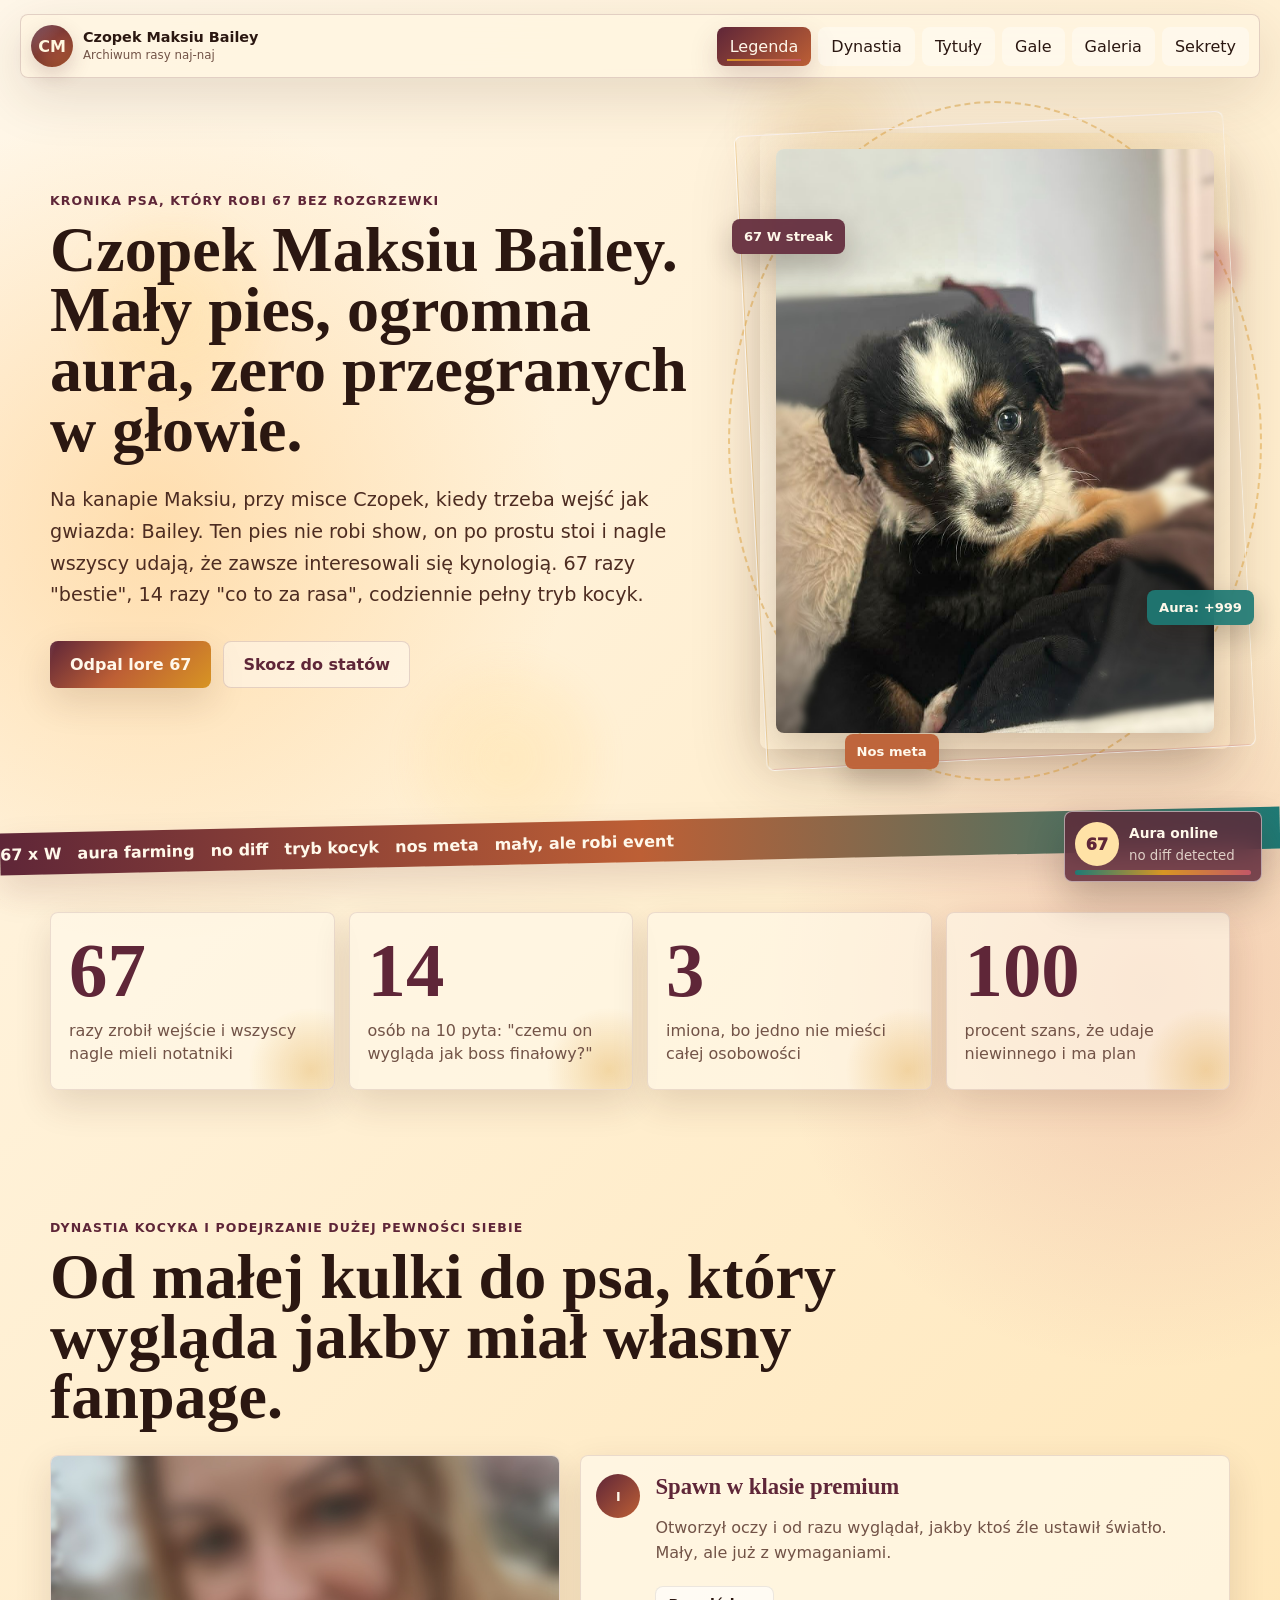
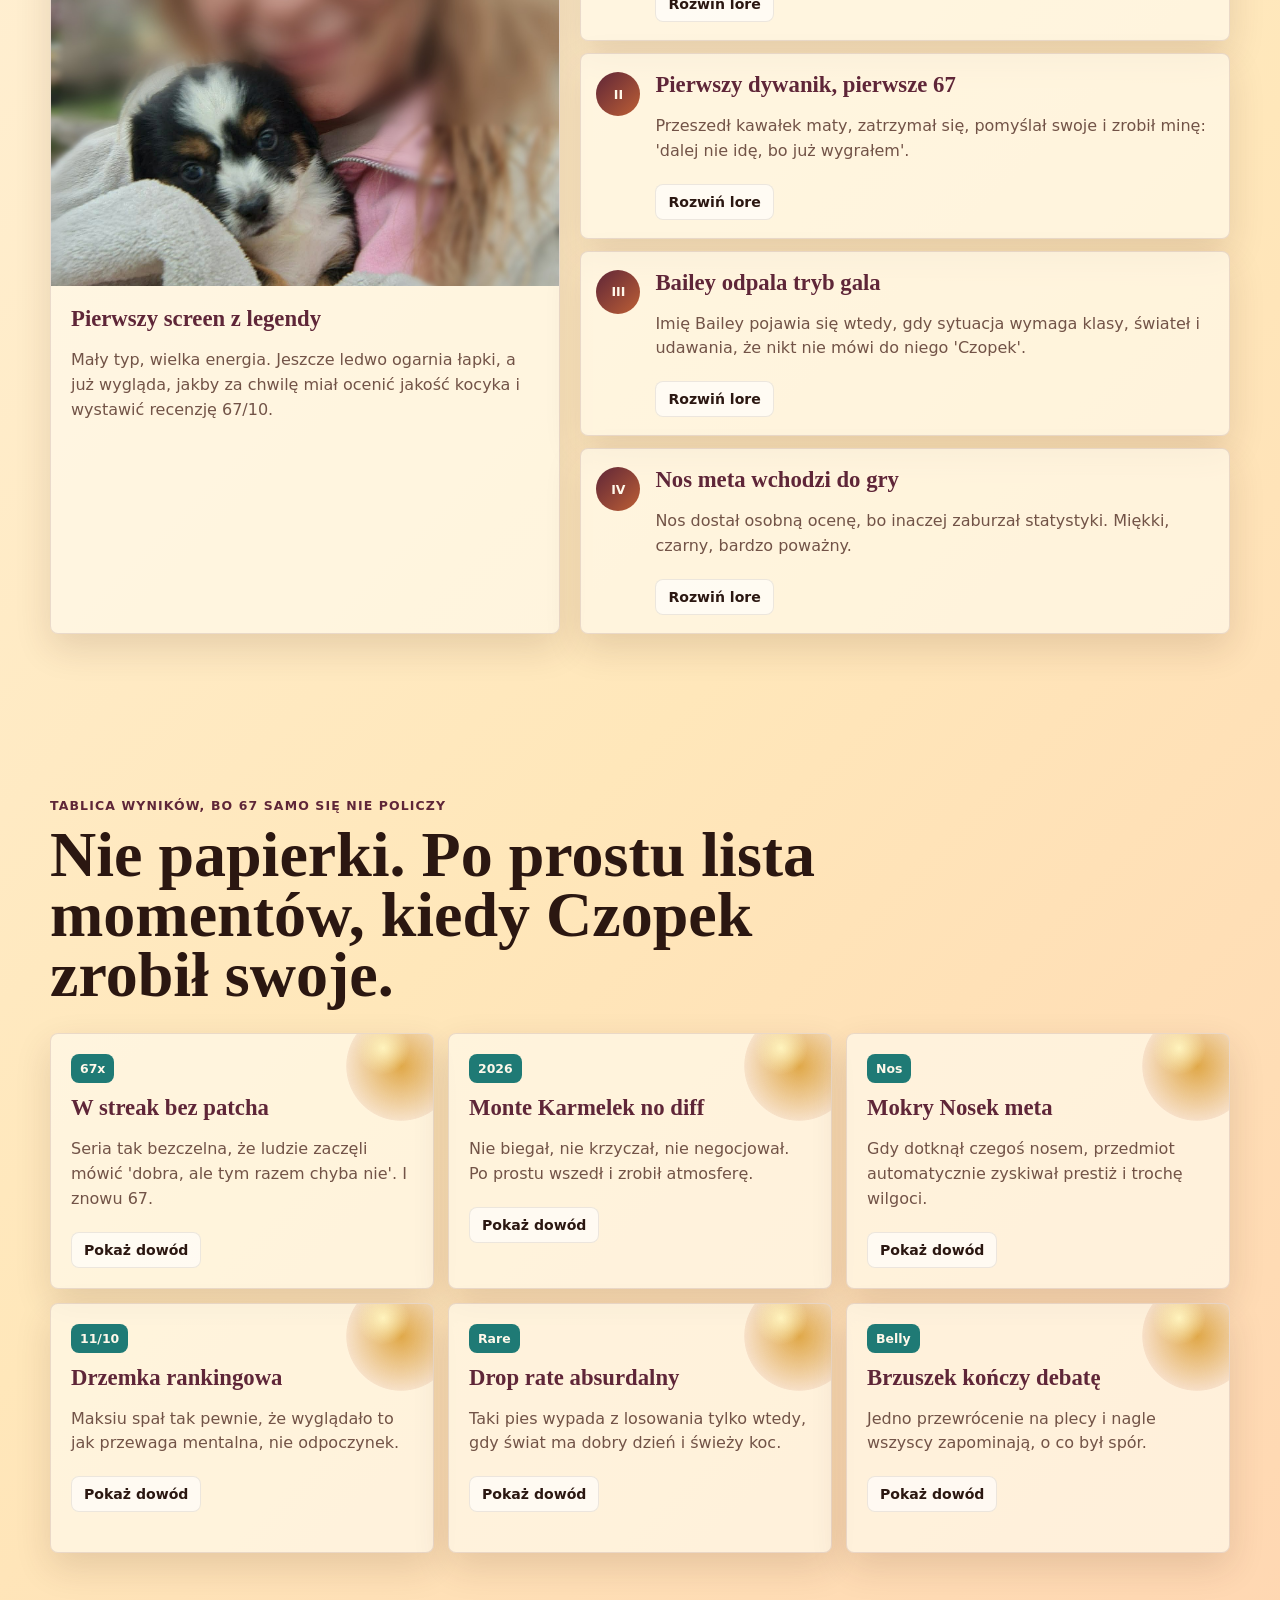
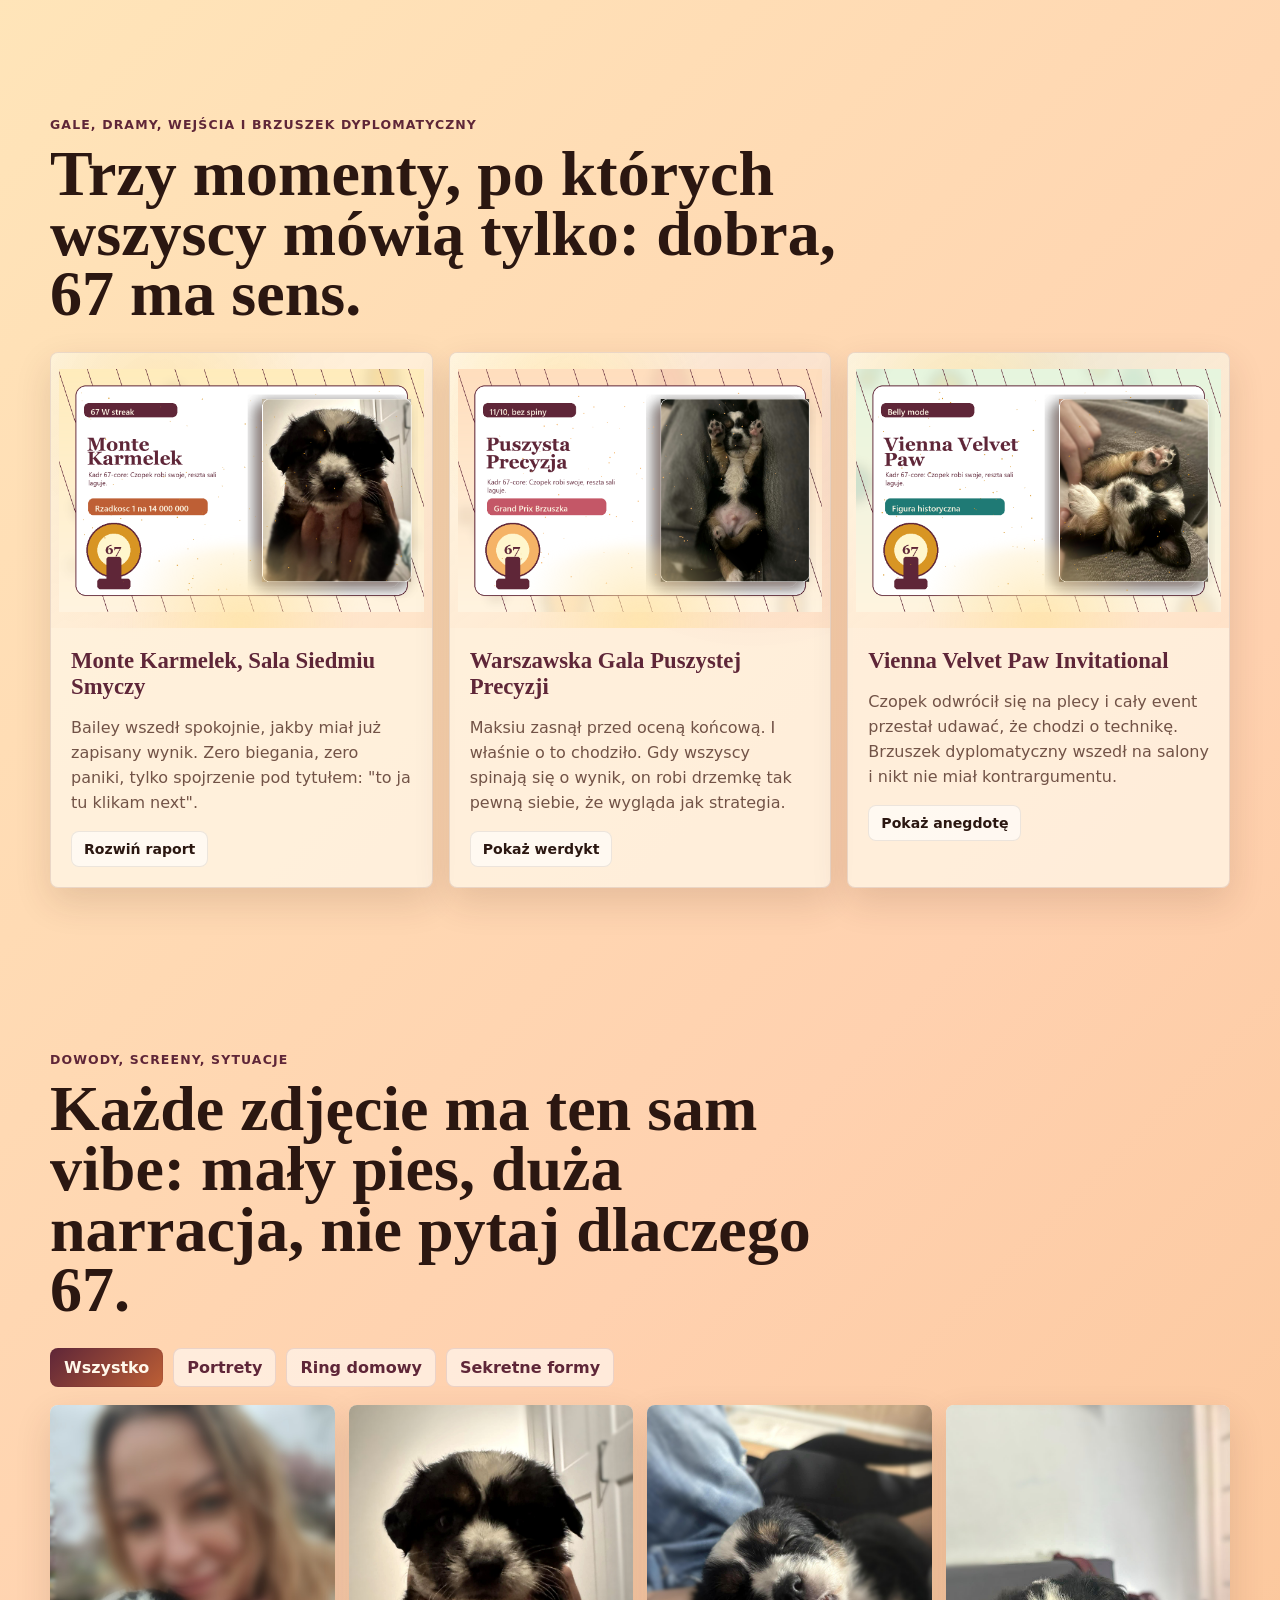
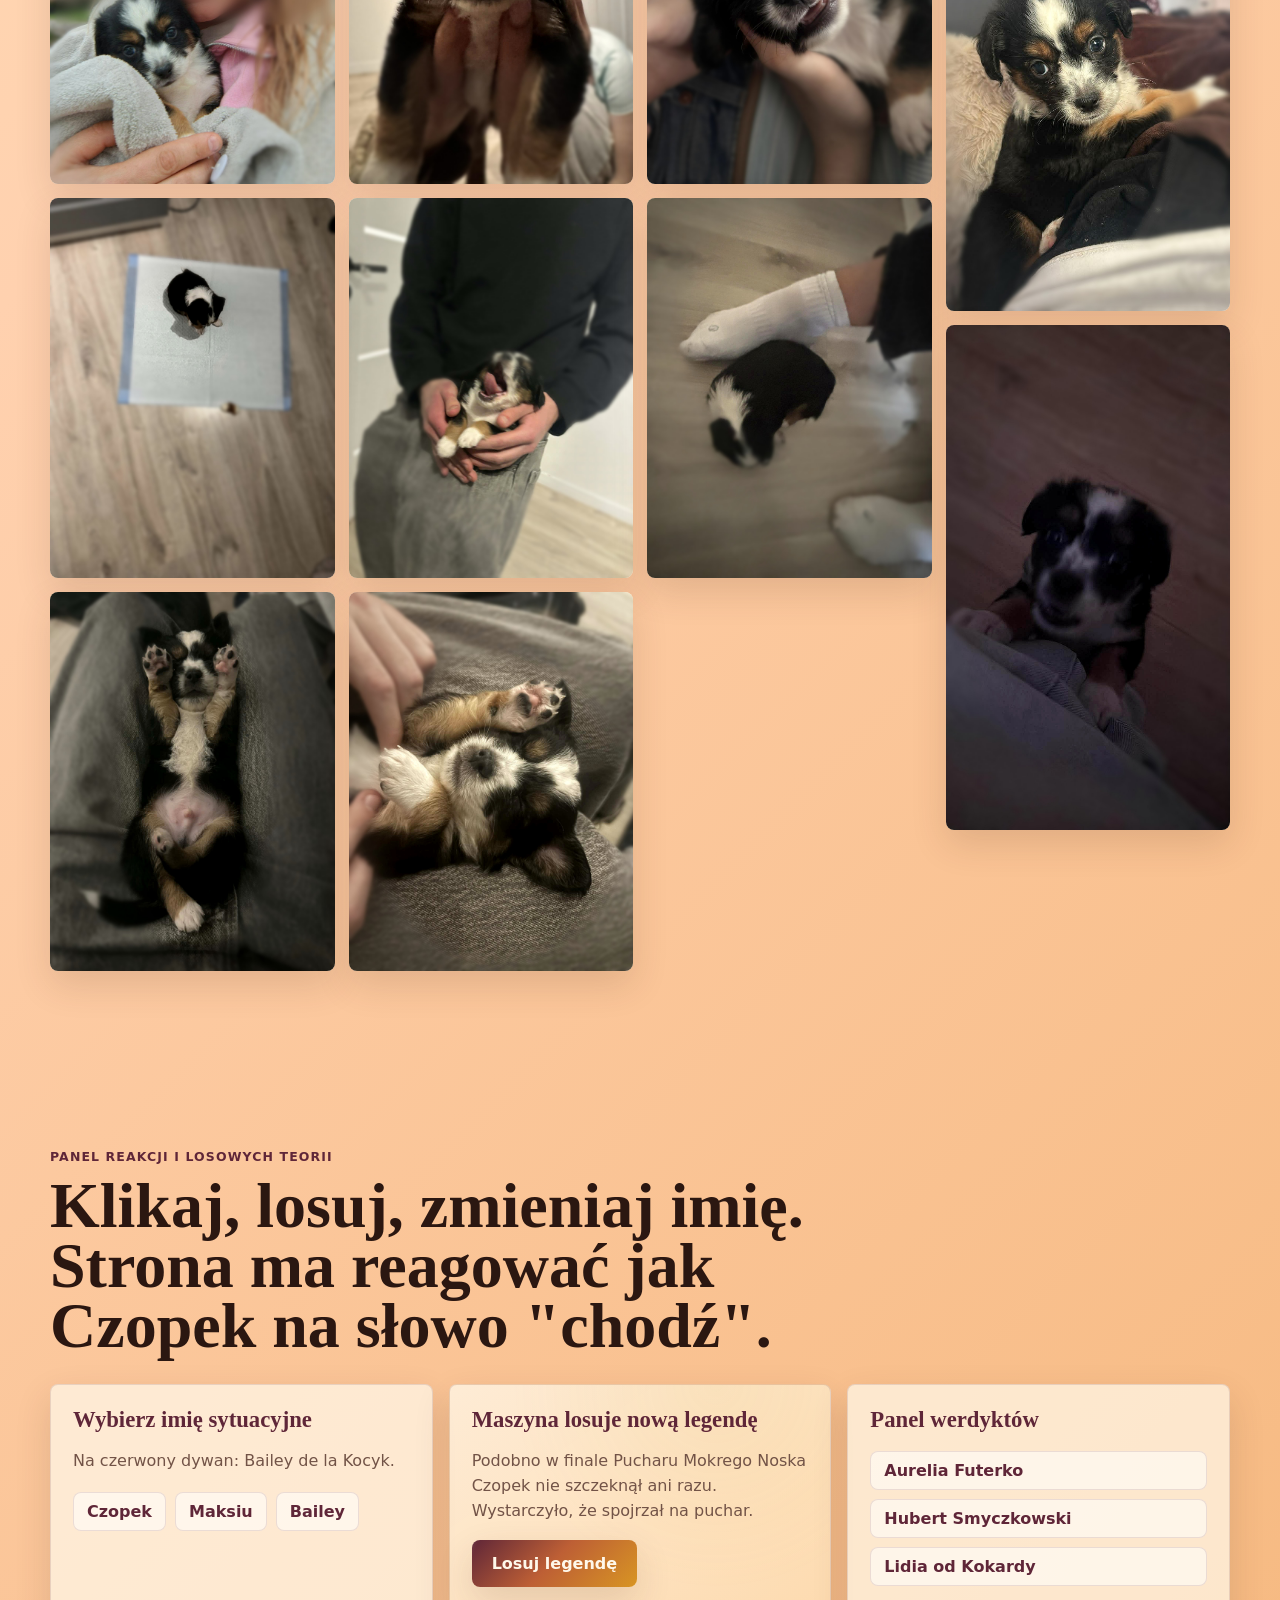
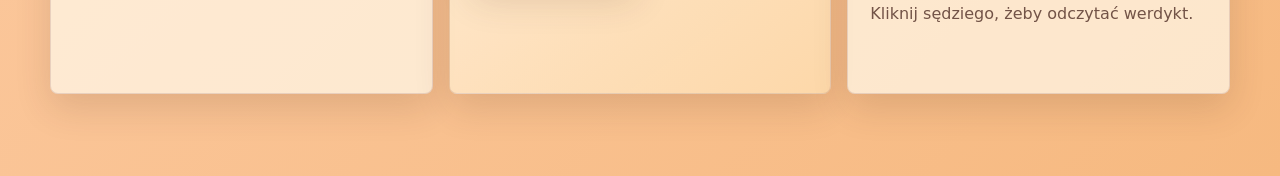
<file: index.html>
<!doctype html>
<html lang="pl">
  <head>
    <meta charset="UTF-8" />
    <meta name="viewport" content="width=device-width, initial-scale=1.0" />
    <title>Czopek Maksiu Bailey - Najrzadszy Pies Wystawowy</title>
    <link rel="icon" href="favicon.svg" type="image/svg+xml" />
    <link rel="stylesheet" href="styles.css" />
  </head>
  <body>
    <div class="cursor-orbit" aria-hidden="true"></div>
    <div class="page-noise" aria-hidden="true"></div>
    <div class="warmth-field" aria-hidden="true">
      <span></span><span></span><span></span><span></span><span></span>
    </div>
    <div class="aura-widget" aria-hidden="true">
      <span>67</span>
      <strong>Aura online</strong>
      <small>no diff detected</small>
      <i></i>
    </div>

    <header class="site-header">
      <a class="brand-mark magnetic" href="#top" aria-label="Do początku strony">
        <span class="brand-seal">CM</span>
        <span>
          <strong>Czopek Maksiu Bailey</strong>
          <small>Archiwum rasy naj-naj</small>
        </span>
      </a>
      <nav class="nav-panel" aria-label="Główna nawigacja">
        <button class="nav-link magnetic active" data-target="legenda">Legenda</button>
        <button class="nav-link magnetic" data-target="dynastia">Dynastia</button>
        <button class="nav-link magnetic" data-target="tytuly">Tytuły</button>
        <button class="nav-link magnetic" data-target="gale">Gale</button>
        <button class="nav-link magnetic" data-target="galeria">Galeria</button>
        <button class="nav-link magnetic" data-target="sekrety">Sekrety</button>
      </nav>
    </header>

    <main id="top">
      <section class="hero section-shell" id="legenda">
        <div class="hero-copy reveal">
          <p class="fiction-stamp">Kronika psa, który robi 67 bez rozgrzewki</p>
          <h1>Czopek Maksiu Bailey. Mały pies, ogromna aura, zero przegranych w głowie.</h1>
          <p class="hero-lead">
            Na kanapie Maksiu, przy misce Czopek, kiedy trzeba wejść jak gwiazda: Bailey. Ten pies nie robi show,
            on po prostu stoi i nagle wszyscy udają, że zawsze interesowali się kynologią. 67 razy "bestie",
            14 razy "co to za rasa", codziennie pełny tryb kocyk.
          </p>
          <div class="hero-actions">
            <button class="primary-action magnetic" data-story-toggle="manifest">Odpal lore 67</button>
            <button class="ghost-action magnetic" data-target="tytuly">Skocz do statów</button>
          </div>
          <div class="inline-story hero-inline" data-story-panel="manifest"></div>
        </div>

        <div class="hero-stage reveal" data-tilt>
          <div class="laurel-ring"></div>
          <img src="assets/focus-czopek-09.jpg" alt="Czopek Maksiu Bailey patrzy w obiektyw" />
          <div class="stage-badge badge-one">67 W streak</div>
          <div class="stage-badge badge-two">Aura: +999</div>
          <div class="stage-badge badge-three">Nos meta</div>
        </div>

        <div class="hero-ribbon" aria-hidden="true">
          <span>67 x W</span>
          <span>aura farming</span>
          <span>no diff</span>
          <span>tryb kocyk</span>
          <span>nos meta</span>
          <span>mały, ale robi event</span>
        </div>
      </section>

      <section class="metrics section-shell" aria-label="Najważniejsze liczby">
        <article class="metric-card reveal" data-count="67">
          <span class="metric-number">0</span>
          <p>razy zrobił wejście i wszyscy nagle mieli notatniki</p>
        </article>
        <article class="metric-card reveal" data-count="14">
          <span class="metric-number">0</span>
          <p>osób na 10 pyta: "czemu on wygląda jak boss finałowy?"</p>
        </article>
        <article class="metric-card reveal" data-count="3">
          <span class="metric-number">0</span>
          <p>imiona, bo jedno nie mieści całej osobowości</p>
        </article>
        <article class="metric-card reveal" data-count="100">
          <span class="metric-number">0</span>
          <p>procent szans, że udaje niewinnego i ma plan</p>
        </article>
      </section>

      <section class="section-shell dynasty" id="dynastia">
        <div class="section-heading reveal">
          <p>Dynastia kocyka i podejrzanie dużej pewności siebie</p>
          <h2>Od małej kulki do psa, który wygląda jakby miał własny fanpage.</h2>
        </div>
        <div class="dynasty-grid">
          <article class="portrait-card reveal" data-tilt>
            <img src="assets/focus-czopek-01.jpg" alt="Pierwszy portret Czopka z rozmytą twarzą osoby w tle" />
            <div>
              <h3>Pierwszy screen z legendy</h3>
              <p>
                Mały typ, wielka energia. Jeszcze ledwo ogarnia łapki, a już wygląda, jakby za chwilę miał
                ocenić jakość kocyka i wystawić recenzję 67/10.
              </p>
            </div>
          </article>
          <div class="timeline reveal" id="timeline"></div>
        </div>
      </section>

      <section class="section-shell titles" id="tytuly">
        <div class="section-heading reveal">
          <p>Tablica wyników, bo 67 samo się nie policzy</p>
          <h2>Nie papierki. Po prostu lista momentów, kiedy Czopek zrobił swoje.</h2>
        </div>
        <div class="award-board reveal" id="awardBoard"></div>
      </section>

      <section class="section-shell scenes" id="gale">
        <div class="section-heading reveal">
          <p>Gale, dramy, wejścia i brzuszek dyplomatyczny</p>
          <h2>Trzy momenty, po których wszyscy mówią tylko: dobra, 67 ma sens.</h2>
        </div>
        <div class="scene-grid">
          <article class="scene-card reveal golden-scene" data-story-card="monaco">
            <div class="scene-photo">
              <img src="assets/generated-monte-karmelek.png" alt="Plakatowy kadr Czopka z gali Monte Karmelek" />
              <span class="scene-glow"></span>
            </div>
            <div class="scene-copy">
              <h3>Monte Karmelek, Sala Siedmiu Smyczy</h3>
              <p>
                Bailey wszedł spokojnie, jakby miał już zapisany wynik. Zero biegania, zero paniki, tylko spojrzenie
                pod tytułem: "to ja tu klikam next".
              </p>
              <button class="small-action magnetic" data-story-toggle="monaco">Rozwiń raport</button>
              <div class="inline-story" data-story-panel="monaco"></div>
            </div>
          </article>
          <article class="scene-card reveal rose-scene" data-story-card="warsaw">
            <div class="scene-photo">
              <img src="assets/generated-warszawa-precyzja.png" alt="Plakatowy kadr Maksiu na gali Puszystej Precyzji" />
              <span class="scene-glow"></span>
            </div>
            <div class="scene-copy">
              <h3>Warszawska Gala Puszystej Precyzji</h3>
              <p>
                Maksiu zasnął przed oceną końcową. I właśnie o to chodziło. Gdy wszyscy spinają się o wynik,
                on robi drzemkę tak pewną siebie, że wygląda jak strategia.
              </p>
              <button class="small-action magnetic" data-story-toggle="warsaw">Pokaż werdykt</button>
              <div class="inline-story" data-story-panel="warsaw"></div>
            </div>
          </article>
          <article class="scene-card reveal teal-scene" data-story-card="vienna">
            <div class="scene-photo">
              <img src="assets/generated-vienna-velvet.png" alt="Plakatowy kadr Bailey na Vienna Velvet Paw" />
              <span class="scene-glow"></span>
            </div>
            <div class="scene-copy">
              <h3>Vienna Velvet Paw Invitational</h3>
              <p>
                Czopek odwrócił się na plecy i cały event przestał udawać, że chodzi o technikę. Brzuszek
                dyplomatyczny wszedł na salony i nikt nie miał kontrargumentu.
              </p>
              <button class="small-action magnetic" data-story-toggle="vienna">Pokaż anegdotę</button>
              <div class="inline-story" data-story-panel="vienna"></div>
            </div>
          </article>
        </div>
      </section>

      <section class="section-shell gallery" id="galeria">
        <div class="section-heading reveal">
          <p>Dowody, screeny, sytuacje</p>
          <h2>Każde zdjęcie ma ten sam vibe: mały pies, duża narracja, nie pytaj dlaczego 67.</h2>
        </div>
        <div class="gallery-toolbar reveal">
          <button class="filter-btn active magnetic" data-filter="all">Wszystko</button>
          <button class="filter-btn magnetic" data-filter="portret">Portrety</button>
          <button class="filter-btn magnetic" data-filter="ring">Ring domowy</button>
          <button class="filter-btn magnetic" data-filter="sekret">Sekretne formy</button>
        </div>
        <div class="photo-masonry reveal" id="photoMasonry"></div>
      </section>

      <section class="section-shell secrets" id="sekrety">
        <div class="section-heading reveal">
          <p>Panel reakcji i losowych teorii</p>
          <h2>Klikaj, losuj, zmieniaj imię. Strona ma reagować jak Czopek na słowo "chodź".</h2>
        </div>
        <div class="secret-layout">
          <article class="name-oracle reveal">
            <h3>Wybierz imię sytuacyjne</h3>
            <p id="nameResult">Na czerwony dywan: Bailey de la Kocyk.</p>
            <div class="name-buttons">
              <button class="name-chip magnetic" data-name="Czopek" data-result="Czopek to imię do spraw codziennych: negocjacje o chrupka, patrol dywanika i kontrola jakości kapci.">Czopek</button>
              <button class="name-chip magnetic" data-name="Maksiu" data-result="Maksiu działa w momentach miękkich: drzemka po wielkim finale, brzuszek dyplomatyczny i spojrzenie 'jeszcze pięć minut'.">Maksiu</button>
              <button class="name-chip magnetic" data-name="Bailey" data-result="Bailey de la Kocyk to wersja galowa: jedwabna obroża, złoty ring i sędziowie mówiący szeptem.">Bailey</button>
            </div>
          </article>

          <article class="legend-machine reveal">
            <h3>Maszyna losuje nową legendę</h3>
            <p id="legendText">
              Podobno w finale Pucharu Mokrego Noska Czopek nie szczeknął ani razu. Wystarczyło, że spojrzał na puchar.
            </p>
            <button class="primary-action magnetic" id="legendButton">Losuj legendę</button>
          </article>

          <article class="judge-panel reveal">
            <h3>Panel werdyktów</h3>
            <div class="judge-list">
              <button class="judge magnetic" data-judge="Sędzia Aurelia Futerko: 'Linia nosa tak rzadka, że mierzyliśmy ją szeptem.'">Aurelia Futerko</button>
              <button class="judge magnetic" data-judge="Profesor Hubert Smyczkowski: 'Ten pies nie wszedł na ring. Ring dostosował się do niego.'">Hubert Smyczkowski</button>
              <button class="judge magnetic" data-judge="Baronowa Lidia od Kokardy: 'Najbardziej wystawowe ucho sezonu, nawet gdy spało.'">Lidia od Kokardy</button>
            </div>
            <p id="judgeVerdict">Kliknij sędziego, żeby odczytać werdykt.</p>
          </article>
        </div>
      </section>
    </main>

    <aside class="story-drawer" id="storyDrawer" aria-hidden="true" aria-label="Panel historii">
      <div class="drawer-card">
        <button class="drawer-close magnetic" id="drawerClose" aria-label="Zamknij panel">×</button>
        <p class="drawer-kicker" id="drawerKicker">Dokument</p>
        <h2 id="drawerTitle">Lore 67</h2>
        <p id="drawerText"></p>
      </div>
    </aside>

    <div class="lightbox" id="lightbox" aria-hidden="true">
      <button class="lightbox-close magnetic" id="lightboxClose" aria-label="Zamknij podgląd">×</button>
      <img id="lightboxImage" src="assets/focus-czopek-09.jpg" alt="" />
      <p id="lightboxCaption"></p>
    </div>

    <script src="script.js"></script>
  </body>
</html>
</file>
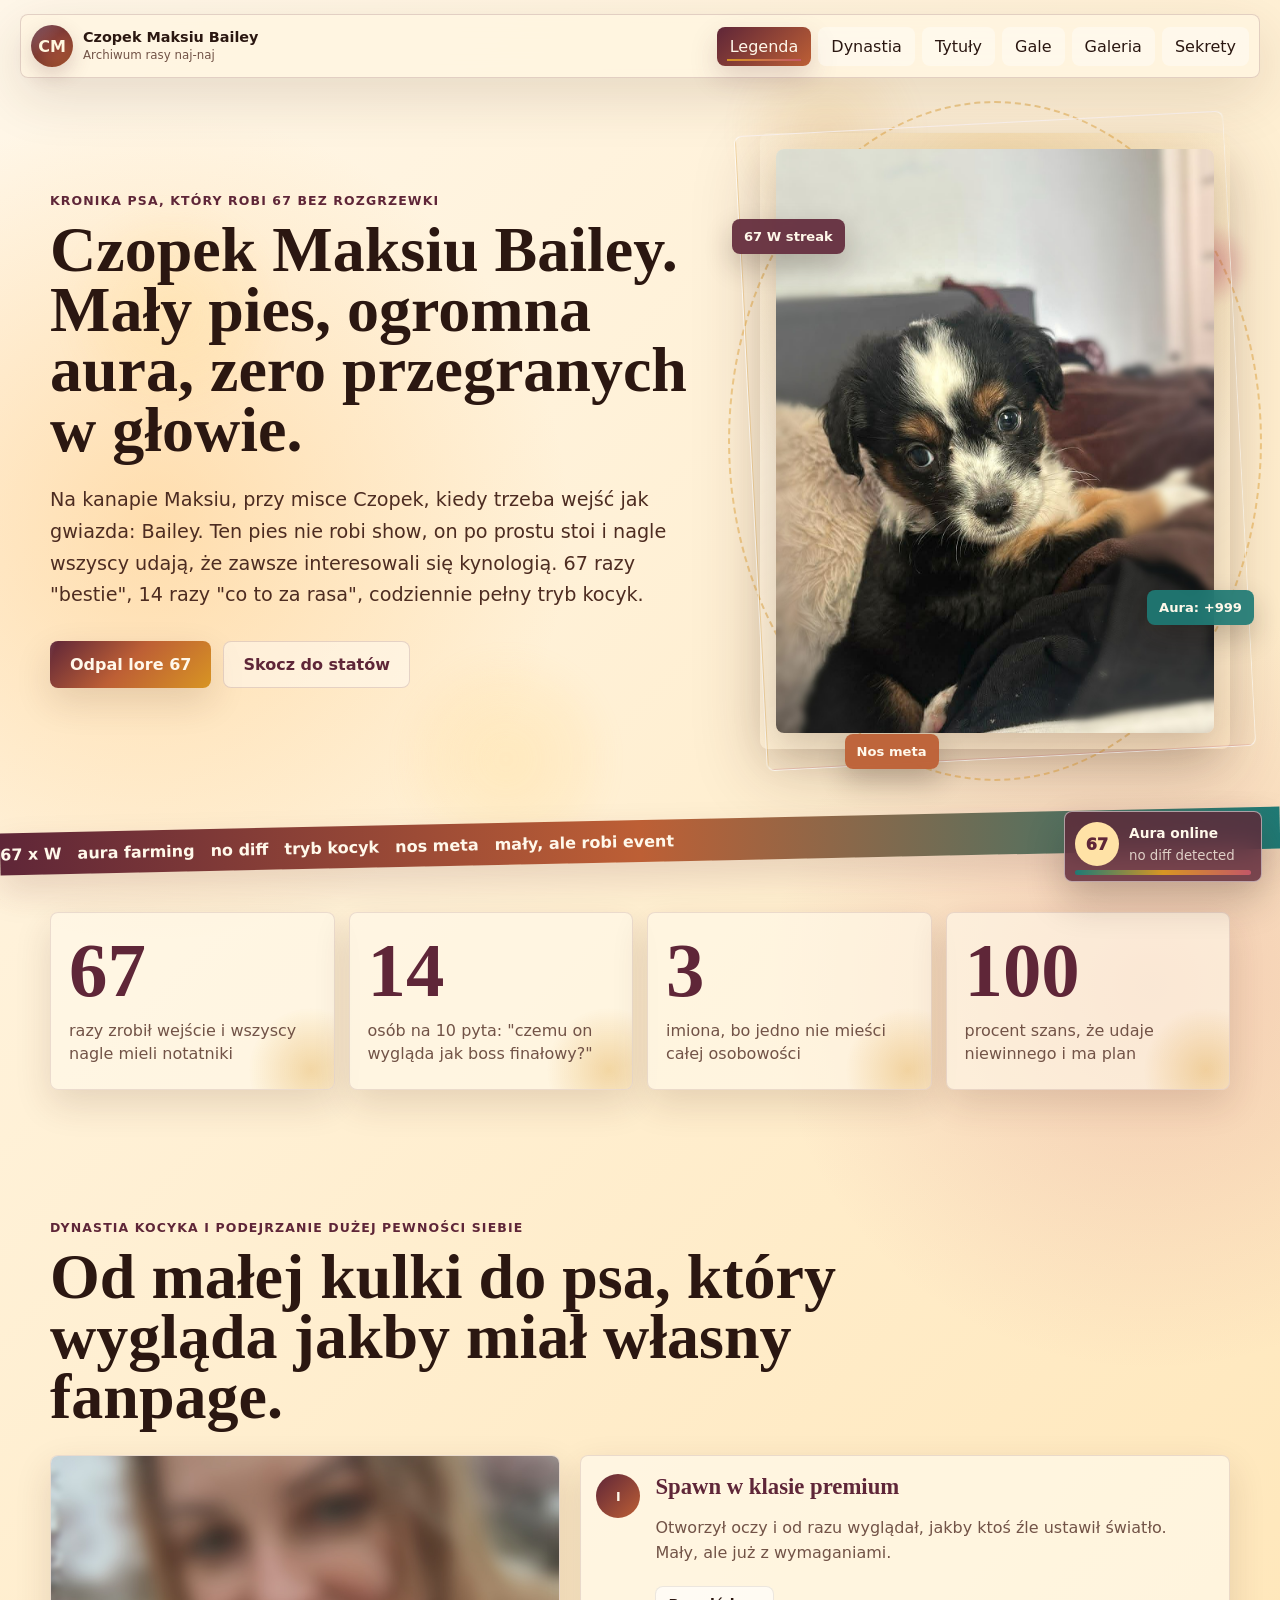
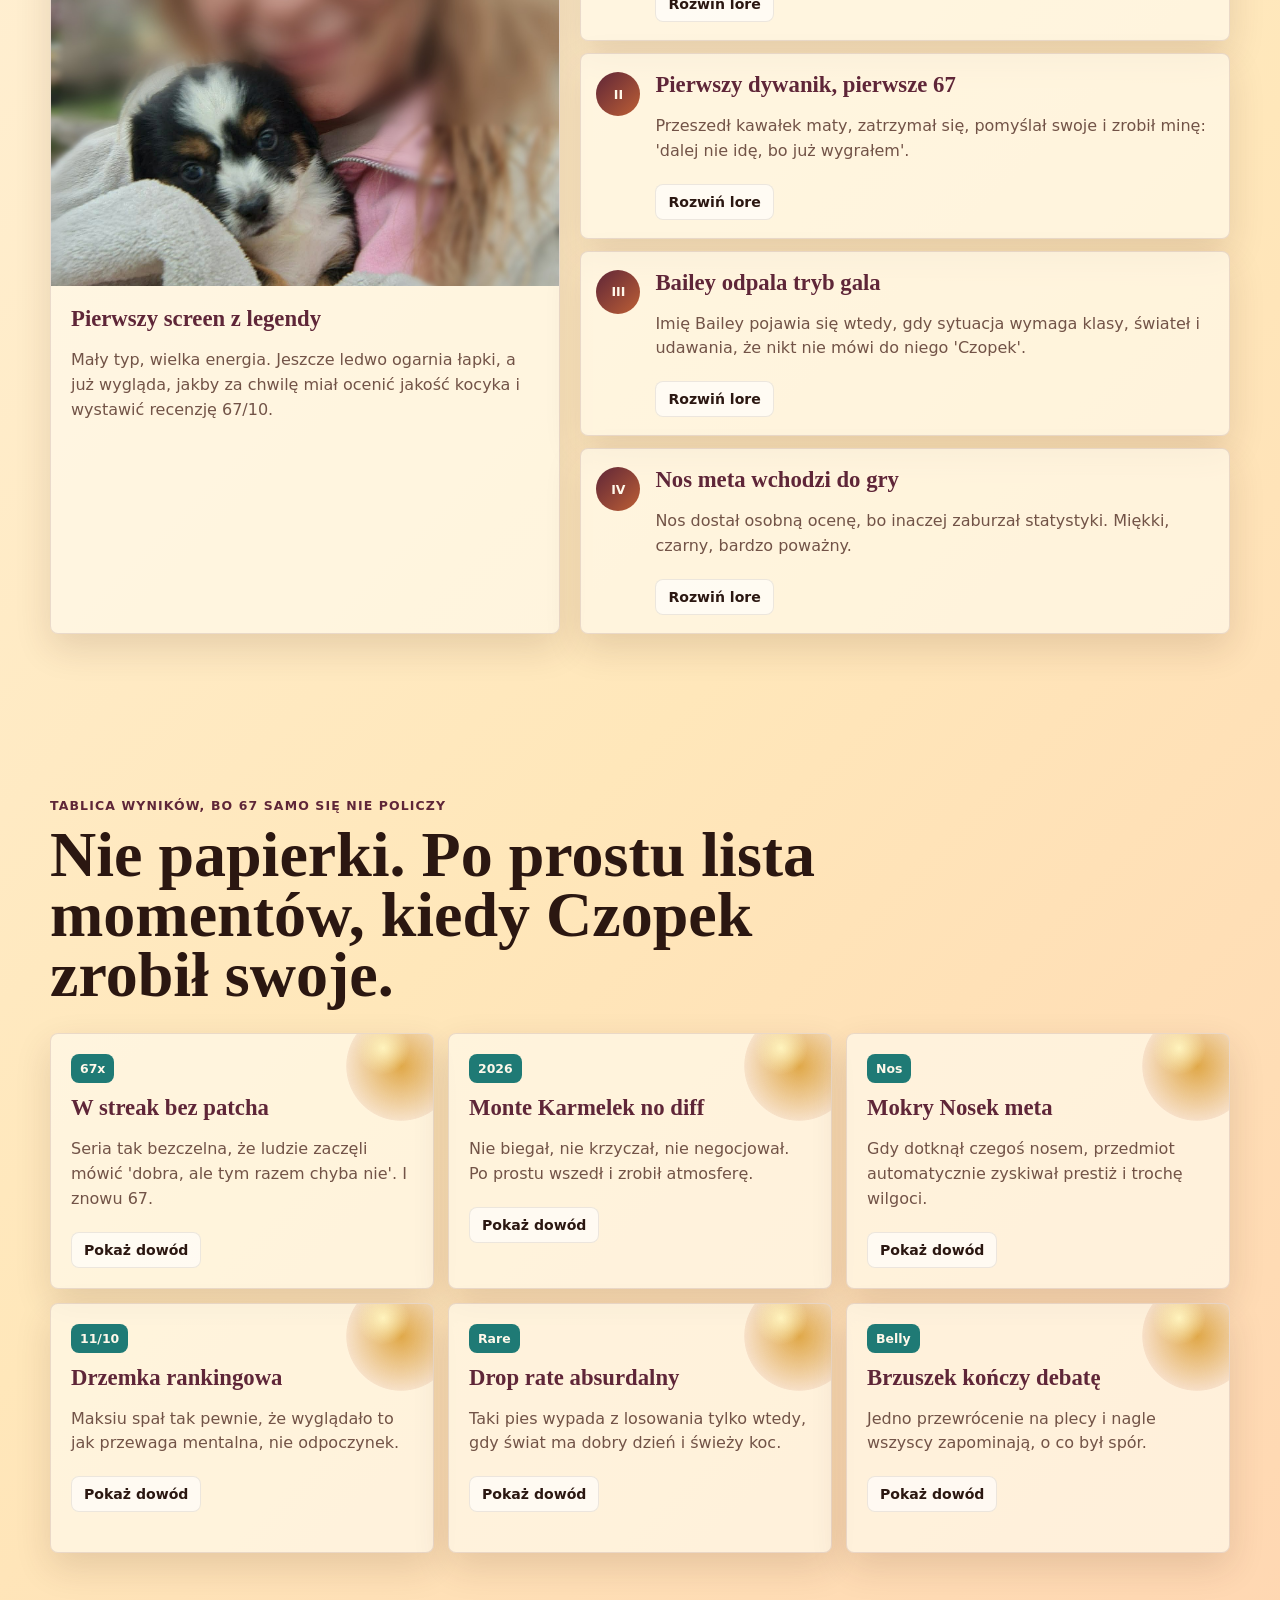
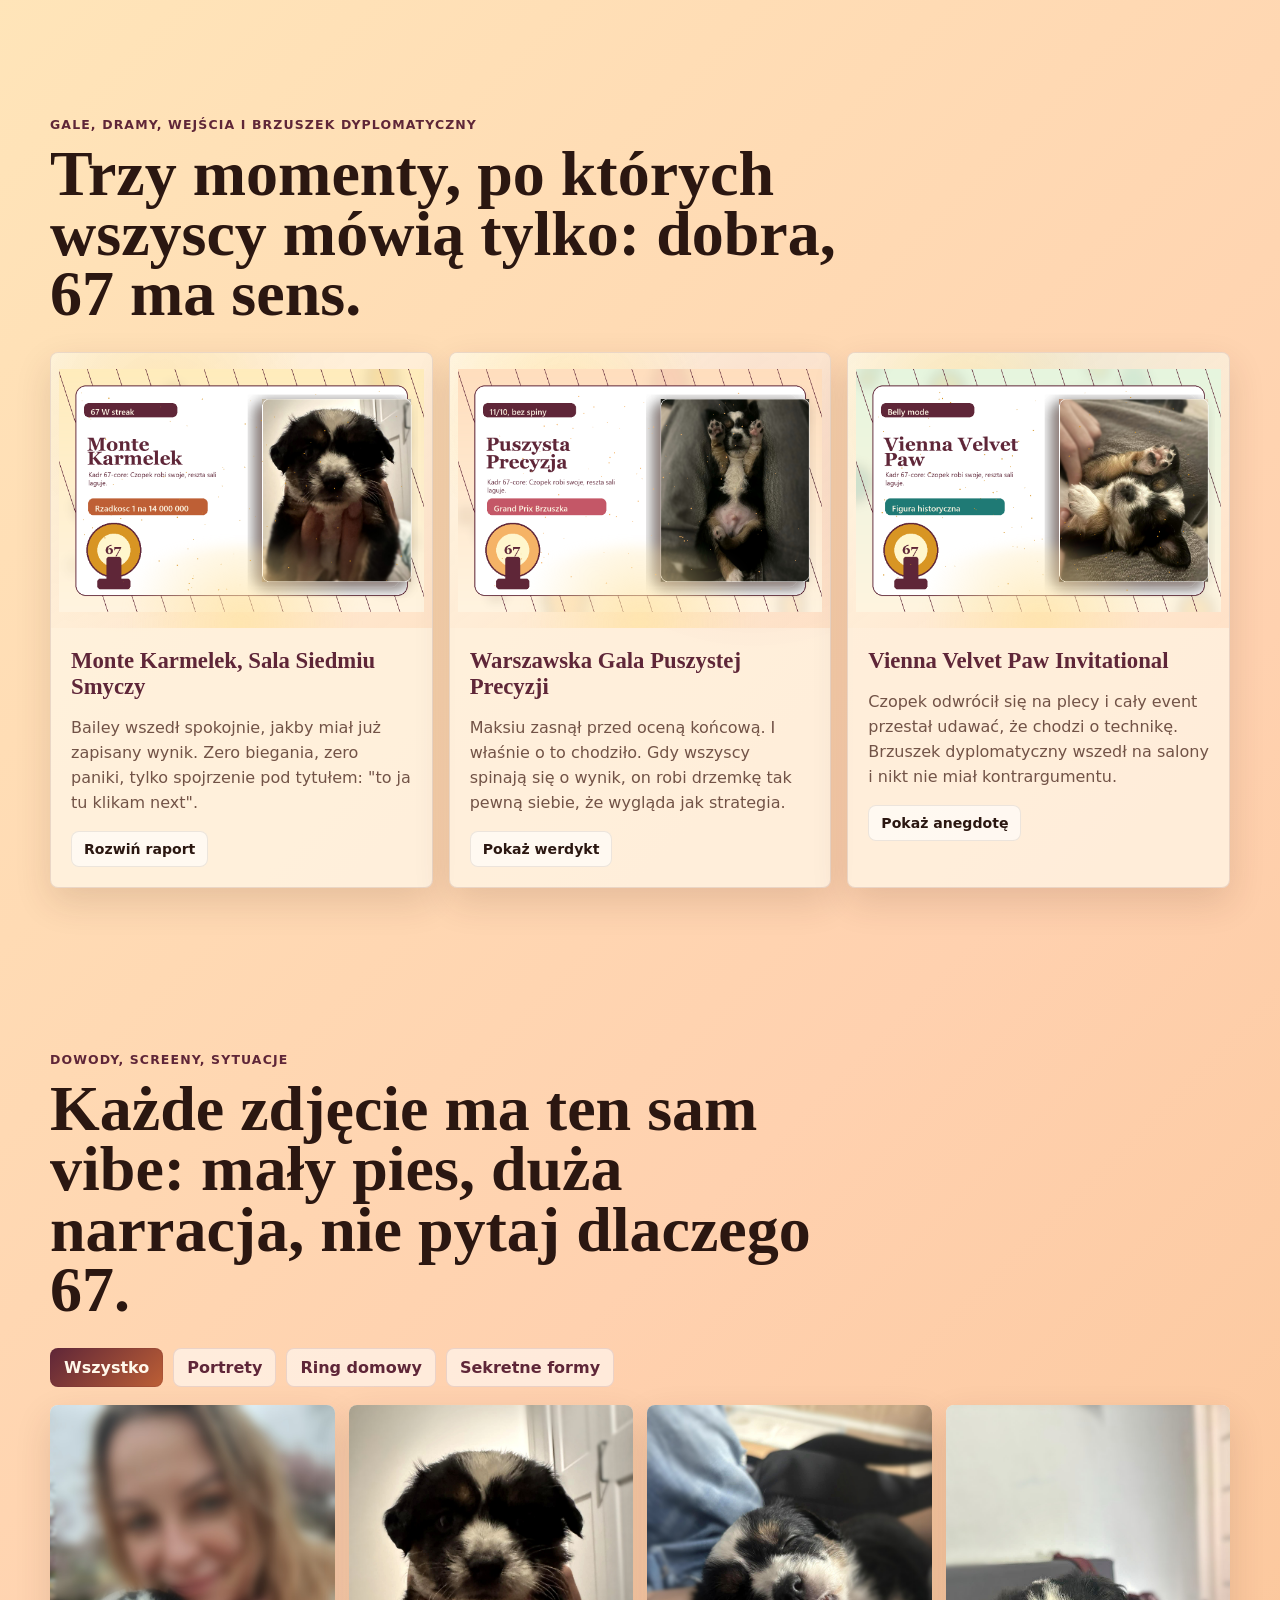
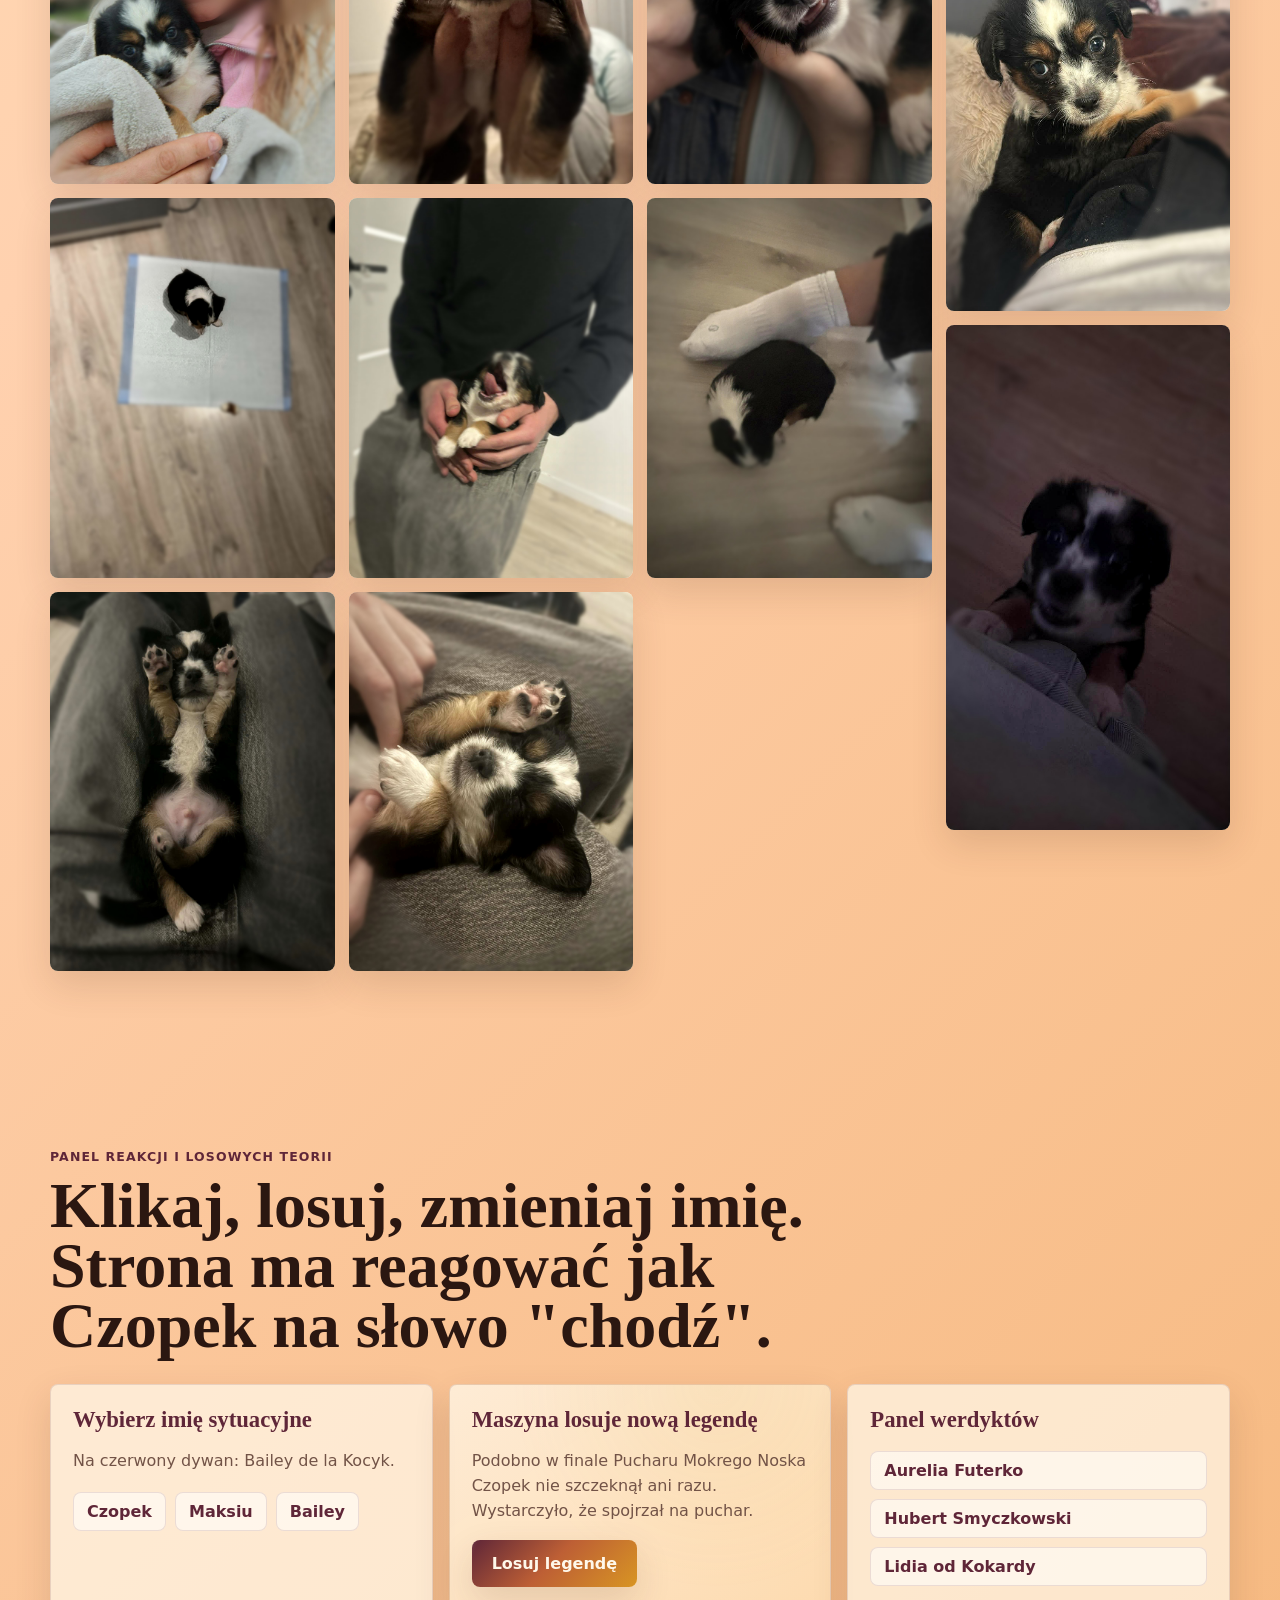
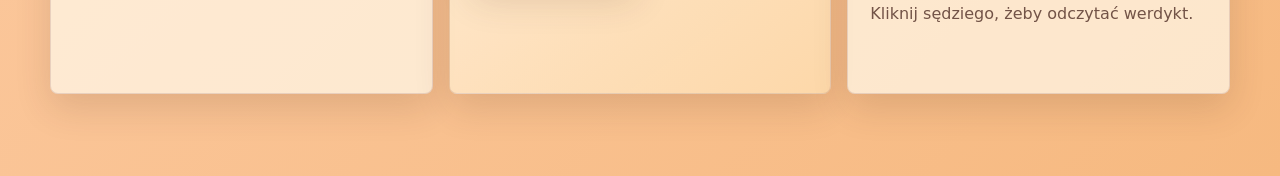
<file: czopek-strona-do-chmury/index.html>
<!doctype html>
<html lang="pl">
  <head>
    <meta charset="UTF-8" />
    <meta name="viewport" content="width=device-width, initial-scale=1.0" />
    <title>Czopek Maksiu Bailey - Najrzadszy Pies Wystawowy</title>
    <link rel="icon" href="favicon.svg" type="image/svg+xml" />
    <link rel="stylesheet" href="styles.css" />
  </head>
  <body>
    <div class="cursor-orbit" aria-hidden="true"></div>
    <div class="page-noise" aria-hidden="true"></div>
    <div class="warmth-field" aria-hidden="true">
      <span></span><span></span><span></span><span></span><span></span>
    </div>
    <div class="aura-widget" aria-hidden="true">
      <span>67</span>
      <strong>Aura online</strong>
      <small>no diff detected</small>
      <i></i>
    </div>

    <header class="site-header">
      <a class="brand-mark magnetic" href="#top" aria-label="Do początku strony">
        <span class="brand-seal">CM</span>
        <span>
          <strong>Czopek Maksiu Bailey</strong>
          <small>Archiwum rasy naj-naj</small>
        </span>
      </a>
      <nav class="nav-panel" aria-label="Główna nawigacja">
        <button class="nav-link magnetic active" data-target="legenda">Legenda</button>
        <button class="nav-link magnetic" data-target="dynastia">Dynastia</button>
        <button class="nav-link magnetic" data-target="tytuly">Tytuły</button>
        <button class="nav-link magnetic" data-target="gale">Gale</button>
        <button class="nav-link magnetic" data-target="galeria">Galeria</button>
        <button class="nav-link magnetic" data-target="sekrety">Sekrety</button>
      </nav>
    </header>

    <main id="top">
      <section class="hero section-shell" id="legenda">
        <div class="hero-copy reveal">
          <p class="fiction-stamp">Kronika psa, który robi 67 bez rozgrzewki</p>
          <h1>Czopek Maksiu Bailey. Mały pies, ogromna aura, zero przegranych w głowie.</h1>
          <p class="hero-lead">
            Na kanapie Maksiu, przy misce Czopek, kiedy trzeba wejść jak gwiazda: Bailey. Ten pies nie robi show,
            on po prostu stoi i nagle wszyscy udają, że zawsze interesowali się kynologią. 67 razy "bestie",
            14 razy "co to za rasa", codziennie pełny tryb kocyk.
          </p>
          <div class="hero-actions">
            <button class="primary-action magnetic" data-story-toggle="manifest">Odpal lore 67</button>
            <button class="ghost-action magnetic" data-target="tytuly">Skocz do statów</button>
          </div>
          <div class="inline-story hero-inline" data-story-panel="manifest"></div>
        </div>

        <div class="hero-stage reveal" data-tilt>
          <div class="laurel-ring"></div>
          <img src="assets/focus-czopek-09.jpg" alt="Czopek Maksiu Bailey patrzy w obiektyw" />
          <div class="stage-badge badge-one">67 W streak</div>
          <div class="stage-badge badge-two">Aura: +999</div>
          <div class="stage-badge badge-three">Nos meta</div>
        </div>

        <div class="hero-ribbon" aria-hidden="true">
          <span>67 x W</span>
          <span>aura farming</span>
          <span>no diff</span>
          <span>tryb kocyk</span>
          <span>nos meta</span>
          <span>mały, ale robi event</span>
        </div>
      </section>

      <section class="metrics section-shell" aria-label="Najważniejsze liczby">
        <article class="metric-card reveal" data-count="67">
          <span class="metric-number">0</span>
          <p>razy zrobił wejście i wszyscy nagle mieli notatniki</p>
        </article>
        <article class="metric-card reveal" data-count="14">
          <span class="metric-number">0</span>
          <p>osób na 10 pyta: "czemu on wygląda jak boss finałowy?"</p>
        </article>
        <article class="metric-card reveal" data-count="3">
          <span class="metric-number">0</span>
          <p>imiona, bo jedno nie mieści całej osobowości</p>
        </article>
        <article class="metric-card reveal" data-count="100">
          <span class="metric-number">0</span>
          <p>procent szans, że udaje niewinnego i ma plan</p>
        </article>
      </section>

      <section class="section-shell dynasty" id="dynastia">
        <div class="section-heading reveal">
          <p>Dynastia kocyka i podejrzanie dużej pewności siebie</p>
          <h2>Od małej kulki do psa, który wygląda jakby miał własny fanpage.</h2>
        </div>
        <div class="dynasty-grid">
          <article class="portrait-card reveal" data-tilt>
            <img src="assets/focus-czopek-01.jpg" alt="Pierwszy portret Czopka z rozmytą twarzą osoby w tle" />
            <div>
              <h3>Pierwszy screen z legendy</h3>
              <p>
                Mały typ, wielka energia. Jeszcze ledwo ogarnia łapki, a już wygląda, jakby za chwilę miał
                ocenić jakość kocyka i wystawić recenzję 67/10.
              </p>
            </div>
          </article>
          <div class="timeline reveal" id="timeline"></div>
        </div>
      </section>

      <section class="section-shell titles" id="tytuly">
        <div class="section-heading reveal">
          <p>Tablica wyników, bo 67 samo się nie policzy</p>
          <h2>Nie papierki. Po prostu lista momentów, kiedy Czopek zrobił swoje.</h2>
        </div>
        <div class="award-board reveal" id="awardBoard"></div>
      </section>

      <section class="section-shell scenes" id="gale">
        <div class="section-heading reveal">
          <p>Gale, dramy, wejścia i brzuszek dyplomatyczny</p>
          <h2>Trzy momenty, po których wszyscy mówią tylko: dobra, 67 ma sens.</h2>
        </div>
        <div class="scene-grid">
          <article class="scene-card reveal golden-scene" data-story-card="monaco">
            <div class="scene-photo">
              <img src="assets/generated-monte-karmelek.png" alt="Plakatowy kadr Czopka z gali Monte Karmelek" />
              <span class="scene-glow"></span>
            </div>
            <div class="scene-copy">
              <h3>Monte Karmelek, Sala Siedmiu Smyczy</h3>
              <p>
                Bailey wszedł spokojnie, jakby miał już zapisany wynik. Zero biegania, zero paniki, tylko spojrzenie
                pod tytułem: "to ja tu klikam next".
              </p>
              <button class="small-action magnetic" data-story-toggle="monaco">Rozwiń raport</button>
              <div class="inline-story" data-story-panel="monaco"></div>
            </div>
          </article>
          <article class="scene-card reveal rose-scene" data-story-card="warsaw">
            <div class="scene-photo">
              <img src="assets/generated-warszawa-precyzja.png" alt="Plakatowy kadr Maksiu na gali Puszystej Precyzji" />
              <span class="scene-glow"></span>
            </div>
            <div class="scene-copy">
              <h3>Warszawska Gala Puszystej Precyzji</h3>
              <p>
                Maksiu zasnął przed oceną końcową. I właśnie o to chodziło. Gdy wszyscy spinają się o wynik,
                on robi drzemkę tak pewną siebie, że wygląda jak strategia.
              </p>
              <button class="small-action magnetic" data-story-toggle="warsaw">Pokaż werdykt</button>
              <div class="inline-story" data-story-panel="warsaw"></div>
            </div>
          </article>
          <article class="scene-card reveal teal-scene" data-story-card="vienna">
            <div class="scene-photo">
              <img src="assets/generated-vienna-velvet.png" alt="Plakatowy kadr Bailey na Vienna Velvet Paw" />
              <span class="scene-glow"></span>
            </div>
            <div class="scene-copy">
              <h3>Vienna Velvet Paw Invitational</h3>
              <p>
                Czopek odwrócił się na plecy i cały event przestał udawać, że chodzi o technikę. Brzuszek
                dyplomatyczny wszedł na salony i nikt nie miał kontrargumentu.
              </p>
              <button class="small-action magnetic" data-story-toggle="vienna">Pokaż anegdotę</button>
              <div class="inline-story" data-story-panel="vienna"></div>
            </div>
          </article>
        </div>
      </section>

      <section class="section-shell gallery" id="galeria">
        <div class="section-heading reveal">
          <p>Dowody, screeny, sytuacje</p>
          <h2>Każde zdjęcie ma ten sam vibe: mały pies, duża narracja, nie pytaj dlaczego 67.</h2>
        </div>
        <div class="gallery-toolbar reveal">
          <button class="filter-btn active magnetic" data-filter="all">Wszystko</button>
          <button class="filter-btn magnetic" data-filter="portret">Portrety</button>
          <button class="filter-btn magnetic" data-filter="ring">Ring domowy</button>
          <button class="filter-btn magnetic" data-filter="sekret">Sekretne formy</button>
        </div>
        <div class="photo-masonry reveal" id="photoMasonry"></div>
      </section>

      <section class="section-shell secrets" id="sekrety">
        <div class="section-heading reveal">
          <p>Panel reakcji i losowych teorii</p>
          <h2>Klikaj, losuj, zmieniaj imię. Strona ma reagować jak Czopek na słowo "chodź".</h2>
        </div>
        <div class="secret-layout">
          <article class="name-oracle reveal">
            <h3>Wybierz imię sytuacyjne</h3>
            <p id="nameResult">Na czerwony dywan: Bailey de la Kocyk.</p>
            <div class="name-buttons">
              <button class="name-chip magnetic" data-name="Czopek" data-result="Czopek to imię do spraw codziennych: negocjacje o chrupka, patrol dywanika i kontrola jakości kapci.">Czopek</button>
              <button class="name-chip magnetic" data-name="Maksiu" data-result="Maksiu działa w momentach miękkich: drzemka po wielkim finale, brzuszek dyplomatyczny i spojrzenie 'jeszcze pięć minut'.">Maksiu</button>
              <button class="name-chip magnetic" data-name="Bailey" data-result="Bailey de la Kocyk to wersja galowa: jedwabna obroża, złoty ring i sędziowie mówiący szeptem.">Bailey</button>
            </div>
          </article>

          <article class="legend-machine reveal">
            <h3>Maszyna losuje nową legendę</h3>
            <p id="legendText">
              Podobno w finale Pucharu Mokrego Noska Czopek nie szczeknął ani razu. Wystarczyło, że spojrzał na puchar.
            </p>
            <button class="primary-action magnetic" id="legendButton">Losuj legendę</button>
          </article>

          <article class="judge-panel reveal">
            <h3>Panel werdyktów</h3>
            <div class="judge-list">
              <button class="judge magnetic" data-judge="Sędzia Aurelia Futerko: 'Linia nosa tak rzadka, że mierzyliśmy ją szeptem.'">Aurelia Futerko</button>
              <button class="judge magnetic" data-judge="Profesor Hubert Smyczkowski: 'Ten pies nie wszedł na ring. Ring dostosował się do niego.'">Hubert Smyczkowski</button>
              <button class="judge magnetic" data-judge="Baronowa Lidia od Kokardy: 'Najbardziej wystawowe ucho sezonu, nawet gdy spało.'">Lidia od Kokardy</button>
            </div>
            <p id="judgeVerdict">Kliknij sędziego, żeby odczytać werdykt.</p>
          </article>
        </div>
      </section>
    </main>

    <aside class="story-drawer" id="storyDrawer" aria-hidden="true" aria-label="Panel historii">
      <div class="drawer-card">
        <button class="drawer-close magnetic" id="drawerClose" aria-label="Zamknij panel">×</button>
        <p class="drawer-kicker" id="drawerKicker">Dokument</p>
        <h2 id="drawerTitle">Lore 67</h2>
        <p id="drawerText"></p>
      </div>
    </aside>

    <div class="lightbox" id="lightbox" aria-hidden="true">
      <button class="lightbox-close magnetic" id="lightboxClose" aria-label="Zamknij podgląd">×</button>
      <img id="lightboxImage" src="assets/czopek-09.jpg" alt="" />
      <p id="lightboxCaption"></p>
    </div>

    <script src="script.js"></script>
  </body>
</html>
</file>
<file: styles.css>
:root {
  --ink: #2b1711;
  --muted: #725347;
  --cream: #fff3dc;
  --butter: #ffe2a6;
  --gold: #d89523;
  --copper: #bd5f35;
  --rose: #c45767;
  --berry: #5f2638;
  --teal: #1f7a75;
  --mint: #a4d6bd;
  --shadow: 0 24px 70px rgba(66, 31, 17, 0.2);
  --soft-shadow: 0 14px 36px rgba(71, 38, 20, 0.14);
  --radius: 8px;
  --max-width: 1180px;
}

* {
  box-sizing: border-box;
}

html {
  max-width: 100%;
  overflow-x: clip;
  scroll-behavior: smooth;
}

body {
  margin: 0;
  max-width: 100%;
  min-height: 100vh;
  color: var(--ink);
  font-family:
    Inter, ui-sans-serif, system-ui, -apple-system, BlinkMacSystemFont, "Segoe UI", sans-serif;
  background:
    radial-gradient(circle at 12% 8%, rgba(255, 185, 94, 0.38), transparent 26rem),
    radial-gradient(circle at 90% 15%, rgba(196, 87, 103, 0.22), transparent 24rem),
    linear-gradient(135deg, #fff7e9 0%, #ffe7ba 38%, #ffd1af 65%, #f6b980 100%);
  overflow-x: clip;
}

body.drawer-open,
body.lightbox-open {
  overflow: hidden;
}

button,
a {
  font: inherit;
}

button {
  cursor: pointer;
}

img {
  display: block;
  max-width: 100%;
}

.page-noise {
  position: fixed;
  inset: 0;
  pointer-events: none;
  z-index: 0;
  opacity: 0.18;
  background-image:
    linear-gradient(115deg, rgba(255, 255, 255, 0.18) 0 1px, transparent 1px 8px),
    linear-gradient(25deg, rgba(111, 55, 24, 0.08) 0 1px, transparent 1px 10px);
  mix-blend-mode: multiply;
}

.warmth-field {
  position: fixed;
  inset: 0;
  overflow: hidden;
  pointer-events: none;
  z-index: 0;
}

.warmth-field span {
  position: absolute;
  width: 12rem;
  height: 12rem;
  border-radius: 50%;
  opacity: 0.28;
  filter: blur(14px);
  background: radial-gradient(circle, rgba(255, 212, 121, 0.9), rgba(196, 87, 103, 0));
  animation: drift 16s ease-in-out infinite;
}

.warmth-field span:nth-child(1) {
  left: 6%;
  top: 24%;
}

.warmth-field span:nth-child(2) {
  right: 8%;
  top: 42%;
  animation-delay: -4s;
  background: radial-gradient(circle, rgba(164, 214, 189, 0.7), transparent 70%);
}

.warmth-field span:nth-child(3) {
  left: 32%;
  bottom: 5%;
  animation-delay: -8s;
}

.warmth-field span:nth-child(4) {
  right: 28%;
  top: 4%;
  animation-delay: -12s;
  background: radial-gradient(circle, rgba(216, 149, 35, 0.55), transparent 70%);
}

.warmth-field span:nth-child(5) {
  left: 70%;
  bottom: 18%;
  animation-delay: -6s;
  background: radial-gradient(circle, rgba(196, 87, 103, 0.42), transparent 70%);
}

.cursor-orbit {
  position: fixed;
  left: 0;
  top: 0;
  width: 22px;
  height: 22px;
  border: 1px solid rgba(95, 38, 56, 0.65);
  border-radius: 50%;
  transform: translate(-50%, -50%);
  pointer-events: none;
  z-index: 50;
  opacity: 0;
  transition:
    opacity 0.2s ease,
    width 0.2s ease,
    height 0.2s ease,
    border-color 0.2s ease;
}

.cursor-orbit.is-active {
  opacity: 1;
}

.cursor-orbit.is-magnetic {
  width: 42px;
  height: 42px;
  border-color: rgba(216, 149, 35, 0.95);
}

.aura-widget {
  position: fixed;
  right: 18px;
  bottom: 18px;
  z-index: 25;
  display: grid;
  grid-template-columns: 44px 1fr;
  grid-template-rows: auto auto 5px;
  column-gap: 10px;
  align-items: center;
  width: 198px;
  padding: 10px;
  border: 1px solid rgba(255, 255, 255, 0.52);
  border-radius: var(--radius);
  background: rgba(95, 38, 56, 0.82);
  box-shadow: 0 18px 38px rgba(43, 23, 17, 0.24);
  color: #fff8ea;
  backdrop-filter: blur(14px);
  animation: widgetFloat 3.5s ease-in-out infinite;
}

.aura-widget span {
  grid-row: 1 / 3;
  display: grid;
  width: 44px;
  height: 44px;
  place-items: center;
  border-radius: 50%;
  color: var(--berry);
  font-weight: 950;
  background: var(--butter);
  animation: spin 9s linear infinite;
}

.aura-widget strong {
  font-size: 0.86rem;
}

.aura-widget small {
  opacity: 0.78;
}

.aura-widget i {
  grid-column: 1 / -1;
  display: block;
  height: 5px;
  margin-top: 8px;
  border-radius: 99px;
  background: linear-gradient(90deg, var(--teal), var(--gold), var(--rose));
  transform-origin: left;
  animation: auraLoad 1.9s ease-in-out infinite;
}

.site-header {
  position: sticky;
  top: 14px;
  z-index: 30;
  display: flex;
  align-items: center;
  justify-content: space-between;
  gap: 18px;
  width: min(calc(100% - 28px), 1240px);
  margin: 14px auto 0;
  padding: 10px;
  border: 1px solid rgba(95, 38, 56, 0.18);
  border-radius: var(--radius);
  background: rgba(255, 245, 225, 0.78);
  box-shadow: 0 18px 55px rgba(72, 39, 20, 0.14);
  backdrop-filter: blur(18px);
}

.brand-mark {
  display: inline-flex;
  align-items: center;
  gap: 10px;
  min-width: 220px;
  color: var(--ink);
  text-decoration: none;
}

.brand-seal {
  display: grid;
  width: 42px;
  height: 42px;
  place-items: center;
  border-radius: 50%;
  color: #fff7df;
  font-weight: 900;
  background:
    linear-gradient(135deg, rgba(255, 255, 255, 0.25), transparent 45%),
    linear-gradient(145deg, var(--berry), var(--copper));
  box-shadow: inset 0 -4px 12px rgba(0, 0, 0, 0.18), 0 8px 20px rgba(95, 38, 56, 0.2);
}

.brand-mark strong {
  display: block;
  font-size: 0.9rem;
  line-height: 1;
}

.brand-mark small {
  display: block;
  margin-top: 4px;
  color: var(--muted);
  font-size: 0.74rem;
}

.nav-panel {
  display: flex;
  flex-wrap: wrap;
  justify-content: flex-end;
  gap: 7px;
}

.nav-link,
.filter-btn,
.name-chip,
.judge,
.small-action,
.primary-action,
.ghost-action,
.drawer-close,
.lightbox-close {
  border: 0;
  border-radius: var(--radius);
  transition:
    transform 0.25s ease,
    box-shadow 0.25s ease,
    background 0.25s ease,
    color 0.25s ease;
}

.nav-link {
  position: relative;
  padding: 10px 13px;
  color: var(--ink);
  background: rgba(255, 255, 255, 0.38);
  overflow: hidden;
}

.nav-link::before {
  content: "";
  position: absolute;
  inset: auto 10px 5px;
  height: 2px;
  background: linear-gradient(90deg, var(--gold), var(--rose));
  transform: scaleX(0);
  transform-origin: left;
  transition: transform 0.25s ease;
}

.nav-link:hover,
.nav-link.active {
  color: #fff8ea;
  background: linear-gradient(135deg, var(--berry), var(--copper));
  box-shadow: 0 12px 28px rgba(95, 38, 56, 0.18);
}

.nav-link:hover::before,
.nav-link.active::before {
  transform: scaleX(1);
}

.section-shell {
  position: relative;
  z-index: 1;
  width: min(calc(100% - 30px), var(--max-width));
  margin: 0 auto;
}

main section[id] {
  scroll-margin-top: 118px;
}

.hero {
  display: grid;
  min-height: calc(100vh - 84px);
  grid-template-columns: minmax(0, 1fr) minmax(320px, 470px);
  align-items: center;
  gap: clamp(28px, 5vw, 70px);
  padding: 54px 0 32px;
}

.hero > * {
  min-width: 0;
}

.hero-copy {
  max-width: 100%;
}

.fiction-stamp,
.section-heading p,
.drawer-kicker {
  margin: 0 0 12px;
  color: var(--berry);
  font-size: 0.78rem;
  font-weight: 900;
  letter-spacing: 0.09em;
  text-transform: uppercase;
}

.hero h1,
.section-heading h2 {
  margin: 0;
  color: var(--ink);
  font-family: Georgia, "Times New Roman", serif;
  font-weight: 900;
  line-height: 0.94;
}

.hero h1 {
  max-width: 780px;
  font-size: clamp(2.8rem, 5vw, 5.6rem);
  overflow-wrap: break-word;
}

.hero-lead {
  max-width: 680px;
  margin: 24px 0 0;
  color: #4d2c21;
  font-size: clamp(1rem, 1.5vw, 1.24rem);
  line-height: 1.65;
}

.hero-actions {
  display: flex;
  flex-wrap: wrap;
  gap: 12px;
  margin-top: 30px;
}

.primary-action,
.ghost-action,
.small-action {
  position: relative;
  isolation: isolate;
  overflow: hidden;
}

.primary-action {
  padding: 14px 20px;
  color: #fff8ea;
  font-weight: 850;
  background: linear-gradient(135deg, var(--berry), var(--copper) 48%, var(--gold));
  box-shadow: var(--soft-shadow);
}

.ghost-action {
  padding: 14px 20px;
  color: var(--berry);
  font-weight: 850;
  background: rgba(255, 255, 255, 0.42);
  box-shadow: inset 0 0 0 1px rgba(95, 38, 56, 0.16);
}

.small-action {
  padding: 10px 13px;
  color: var(--ink);
  font-size: 0.88rem;
  font-weight: 850;
  background: rgba(255, 255, 255, 0.62);
  box-shadow: inset 0 0 0 1px rgba(43, 23, 17, 0.09);
}

.primary-action::after,
.ghost-action::after,
.small-action::after {
  content: "";
  position: absolute;
  inset: -30% auto -30% -60%;
  z-index: -1;
  width: 60%;
  background: linear-gradient(90deg, transparent, rgba(255, 255, 255, 0.55), transparent);
  transform: skewX(-18deg);
  transition: left 0.55s ease;
}

.primary-action:hover,
.ghost-action:hover,
.small-action:hover,
.filter-btn:hover,
.name-chip:hover,
.judge:hover {
  transform: translateY(-3px);
  box-shadow: 0 16px 32px rgba(95, 38, 56, 0.18);
}

.primary-action:hover::after,
.ghost-action:hover::after,
.small-action:hover::after {
  left: 120%;
}

.hero-stage {
  position: relative;
  align-self: center;
  padding: 16px;
  border-radius: var(--radius);
  background:
    linear-gradient(145deg, rgba(255, 255, 255, 0.4), rgba(255, 231, 186, 0.18)),
    radial-gradient(circle at 50% 10%, rgba(216, 149, 35, 0.5), transparent 58%);
  box-shadow: var(--shadow);
  transform-style: preserve-3d;
}

.hero-stage::before,
.hero-stage::after {
  content: "";
  position: absolute;
  border-radius: 50%;
  pointer-events: none;
}

.hero-stage::before {
  inset: -32px;
  border: 2px dashed rgba(216, 149, 35, 0.42);
  animation: spin 26s linear infinite;
}

.hero-stage::after {
  right: -22px;
  top: 14%;
  width: 90px;
  height: 90px;
  background: radial-gradient(circle, rgba(196, 87, 103, 0.55), transparent 68%);
  filter: blur(4px);
  animation: pulse 2.8s ease-in-out infinite;
}

.hero-stage img {
  position: relative;
  z-index: 2;
  width: 100%;
  aspect-ratio: 3 / 4;
  border-radius: var(--radius);
  object-fit: cover;
  box-shadow: 0 16px 42px rgba(54, 26, 12, 0.22);
}

.laurel-ring {
  position: absolute;
  inset: -10px;
  border-radius: var(--radius);
  border: 1px solid rgba(255, 255, 255, 0.74);
  background:
    linear-gradient(90deg, rgba(216, 149, 35, 0.3) 0 1px, transparent 1px 18px),
    linear-gradient(0deg, rgba(196, 87, 103, 0.22) 0 1px, transparent 1px 18px);
  transform: rotate(-3deg);
  z-index: 1;
}

.stage-badge {
  position: absolute;
  z-index: 3;
  max-width: 220px;
  padding: 10px 12px;
  border-radius: var(--radius);
  color: #fff8ea;
  font-size: 0.82rem;
  font-weight: 900;
  background: rgba(95, 38, 56, 0.9);
  box-shadow: 0 12px 28px rgba(43, 23, 17, 0.24);
  backdrop-filter: blur(12px);
}

.badge-one {
  left: -28px;
  top: 14%;
  animation: floaty 4s ease-in-out infinite;
}

.badge-two {
  right: -24px;
  bottom: 20%;
  background: rgba(31, 122, 117, 0.92);
  animation: floaty 4.8s ease-in-out infinite -1s;
}

.badge-three {
  left: 18%;
  bottom: -20px;
  background: rgba(189, 95, 53, 0.94);
  animation: floaty 4.4s ease-in-out infinite -2s;
}

.hero-ribbon {
  position: relative;
  grid-column: 1 / -1;
  left: 50%;
  bottom: auto;
  display: flex;
  width: 100vw;
  gap: 16px;
  align-items: center;
  height: 42px;
  padding: 0;
  color: #fff8ea;
  font-weight: 900;
  background: linear-gradient(90deg, var(--berry), var(--copper), var(--teal));
  box-shadow: 0 16px 35px rgba(95, 38, 56, 0.15);
  contain: strict;
  transform: translateX(-50%) rotate(-1.2deg);
  overflow: hidden;
  margin-top: 6px;
}

.hero-ribbon span {
  flex: 0 0 auto;
  animation: marquee 18s linear infinite;
}

.metrics {
  display: grid;
  grid-template-columns: repeat(4, minmax(0, 1fr));
  gap: 14px;
  padding: 18px 0 48px;
}

.metric-card {
  position: relative;
  padding: 24px 18px;
  min-height: 170px;
  border: 1px solid rgba(95, 38, 56, 0.12);
  border-radius: var(--radius);
  background: rgba(255, 249, 235, 0.62);
  box-shadow: var(--soft-shadow);
  overflow: hidden;
}

.metric-card::after {
  content: "";
  position: absolute;
  right: -42px;
  bottom: -46px;
  width: 130px;
  height: 130px;
  border-radius: 50%;
  background: radial-gradient(circle, rgba(216, 149, 35, 0.32), transparent 68%);
}

.metric-number {
  display: block;
  color: var(--berry);
  font-family: Georgia, "Times New Roman", serif;
  font-size: clamp(2.4rem, 6vw, 4.8rem);
  font-weight: 900;
  line-height: 0.88;
}

.metric-card p {
  position: relative;
  z-index: 1;
  margin: 14px 0 0;
  color: var(--muted);
  line-height: 1.45;
}

.metric-card:hover .metric-number {
  animation: numberWiggle 0.55s ease;
}

.section-heading {
  max-width: 820px;
  margin-bottom: 28px;
}

.section-heading h2 {
  font-size: clamp(2.2rem, 5vw, 5.6rem);
}

.dynasty,
.titles,
.scenes,
.gallery,
.secrets {
  padding: 82px 0;
}

.dynasty-grid {
  display: grid;
  grid-template-columns: minmax(280px, 0.88fr) minmax(0, 1.12fr);
  gap: 20px;
  align-items: stretch;
}

.portrait-card,
.timeline-card,
.award-card,
.scene-card,
.name-oracle,
.legend-machine,
.judge-panel {
  border: 1px solid rgba(95, 38, 56, 0.13);
  border-radius: var(--radius);
  background: rgba(255, 249, 235, 0.7);
  box-shadow: var(--soft-shadow);
}

.portrait-card {
  display: flex;
  flex-direction: column;
  overflow: hidden;
}

.portrait-card img {
  height: 430px;
  width: 100%;
  object-fit: cover;
}

.portrait-card div {
  padding: 20px;
}

.portrait-card h3,
.timeline-card h3,
.award-card h3,
.scene-copy h3,
.name-oracle h3,
.legend-machine h3,
.judge-panel h3 {
  margin: 0;
  color: var(--berry);
  font-family: Georgia, "Times New Roman", serif;
  font-size: 1.42rem;
}

.portrait-card p,
.timeline-card p,
.award-card p,
.scene-copy p,
.name-oracle p,
.legend-machine p,
.judge-panel p {
  color: var(--muted);
  line-height: 1.55;
}

.timeline {
  display: grid;
  gap: 12px;
}

.timeline-card {
  position: relative;
  padding: 18px 18px 18px 74px;
  overflow: hidden;
}

.timeline-card::before {
  content: attr(data-year);
  position: absolute;
  left: 15px;
  top: 18px;
  display: grid;
  width: 44px;
  height: 44px;
  place-items: center;
  border-radius: 50%;
  color: #fff8ea;
  font-size: 0.78rem;
  font-weight: 900;
  background: linear-gradient(135deg, var(--berry), var(--copper));
}

.timeline-card button,
.award-card button {
  margin-top: 4px;
}

.award-board {
  display: grid;
  grid-template-columns: repeat(3, minmax(0, 1fr));
  gap: 14px;
}

.award-card {
  position: relative;
  min-height: 250px;
  padding: 20px;
  overflow: hidden;
}

.award-card::before {
  content: "";
  position: absolute;
  right: -28px;
  top: -28px;
  width: 120px;
  height: 120px;
  border-radius: 50%;
  background:
    radial-gradient(circle at 35% 35%, #fff3bd, transparent 24%),
    radial-gradient(circle, rgba(216, 149, 35, 0.8), rgba(189, 95, 53, 0.12) 64%, transparent 65%);
  animation: medalGlow 4s ease-in-out infinite;
}

.award-meta {
  display: inline-flex;
  gap: 8px;
  align-items: center;
  margin-bottom: 12px;
  padding: 7px 9px;
  border-radius: var(--radius);
  color: #fff8ea;
  font-size: 0.78rem;
  font-weight: 850;
  background: var(--teal);
}

.scene-grid {
  display: grid;
  grid-template-columns: repeat(3, minmax(0, 1fr));
  gap: 16px;
}

.scene-card {
  position: relative;
  overflow: hidden;
  background: rgba(255, 249, 235, 0.72);
  transition: transform 0.35s ease, box-shadow 0.35s ease;
}

.scene-card:hover {
  transform: translateY(-6px);
  box-shadow: 0 28px 60px rgba(95, 38, 56, 0.18);
}

.scene-card::before {
  content: "";
  position: absolute;
  inset: 0;
  opacity: 0.8;
  pointer-events: none;
}

.golden-scene::before {
  background: radial-gradient(circle at 20% 10%, rgba(216, 149, 35, 0.38), transparent 40%);
}

.rose-scene::before {
  background: radial-gradient(circle at 80% 12%, rgba(196, 87, 103, 0.32), transparent 42%);
}

.teal-scene::before {
  background: radial-gradient(circle at 50% 2%, rgba(31, 122, 117, 0.28), transparent 42%);
}

.scene-photo {
  position: relative;
  height: clamp(220px, 22vw, 275px);
  overflow: hidden;
  background:
    radial-gradient(circle at 30% 20%, rgba(255, 226, 166, 0.65), transparent 42%),
    linear-gradient(145deg, rgba(255, 248, 230, 0.78), rgba(255, 212, 178, 0.45));
}

.scene-photo img {
  width: 100%;
  height: 100%;
  padding: 8px;
  object-fit: contain;
  transform: scale(1);
  transition: transform 0.6s ease, filter 0.6s ease;
}

.scene-card:hover .scene-photo img {
  filter: saturate(1.12) contrast(1.04);
  transform: scale(1.035) rotate(-0.4deg);
}

.scene-glow {
  position: absolute;
  inset: auto 12% -26% 12%;
  height: 56%;
  border-radius: 50%;
  background: radial-gradient(circle, rgba(255, 227, 161, 0.72), transparent 70%);
  filter: blur(6px);
}

.scene-copy {
  position: relative;
  z-index: 1;
  padding: 20px;
}

.inline-story {
  display: grid;
  grid-template-rows: 0fr;
  margin-top: 0;
  border: 0 solid rgba(95, 38, 56, 0.12);
  border-radius: var(--radius);
  background:
    linear-gradient(135deg, rgba(255, 255, 255, 0.68), rgba(255, 226, 166, 0.52)),
    radial-gradient(circle at 95% 0%, rgba(196, 87, 103, 0.2), transparent 42%);
  overflow: hidden;
  opacity: 0;
  transition:
    grid-template-rows 0.32s ease,
    opacity 0.25s ease,
    margin-top 0.32s ease,
    border-width 0.32s ease,
    transform 0.32s ease;
  transform: translateY(-6px);
}

.inline-story.is-open {
  grid-template-rows: 1fr;
  margin-top: 12px;
  border-width: 1px;
  opacity: 1;
  transform: translateY(0);
}

.inline-story > div {
  min-height: 0;
  overflow: hidden;
}

.inline-story span,
.inline-story h4,
.inline-story p {
  margin-left: 14px;
  margin-right: 14px;
}

.inline-story span {
  display: block;
  margin-top: 13px;
  color: var(--teal);
  font-size: 0.72rem;
  font-weight: 950;
  letter-spacing: 0.08em;
  text-transform: uppercase;
}

.inline-story h4 {
  margin-top: 4px;
  margin-bottom: 0;
  color: var(--berry);
  font-family: Georgia, "Times New Roman", serif;
  font-size: 1.18rem;
  line-height: 1.08;
}

.inline-story p {
  margin-top: 8px;
  margin-bottom: 14px;
  color: var(--muted);
  line-height: 1.55;
}

.hero-inline {
  max-width: 680px;
}

[data-story-toggle].is-open {
  color: #fff8ea;
  background: linear-gradient(135deg, var(--teal), var(--berry));
}

.gallery-toolbar {
  display: flex;
  flex-wrap: wrap;
  gap: 10px;
  margin-bottom: 18px;
}

.filter-btn,
.name-chip,
.judge {
  padding: 10px 14px;
  color: var(--berry);
  font-weight: 850;
  background: rgba(255, 255, 255, 0.55);
  box-shadow: inset 0 0 0 1px rgba(95, 38, 56, 0.12);
}

.filter-btn.active,
.name-chip.active {
  color: #fff8ea;
  background: linear-gradient(135deg, var(--berry), var(--copper));
}

.photo-masonry {
  columns: 4 220px;
  column-gap: 14px;
}

.photo-card {
  position: relative;
  display: inline-block;
  width: 100%;
  margin: 0 0 14px;
  padding: 0;
  border: 0;
  border-radius: var(--radius);
  overflow: hidden;
  text-align: left;
  background: rgba(255, 249, 235, 0.72);
  box-shadow: var(--soft-shadow);
  break-inside: avoid;
  transform: translateZ(0);
}

.photo-card::before {
  content: "67";
  position: absolute;
  right: 10px;
  top: 10px;
  z-index: 2;
  display: grid;
  width: 42px;
  height: 42px;
  place-items: center;
  border-radius: 50%;
  color: #fff8ea;
  font-weight: 950;
  background: rgba(95, 38, 56, 0.84);
  opacity: 0;
  transform: scale(0.4) rotate(-12deg);
  transition: opacity 0.3s ease, transform 0.3s ease;
}

.photo-card:hover::before {
  opacity: 1;
  transform: scale(1) rotate(0deg);
}

.photo-card img {
  width: 100%;
  transition: transform 0.5s ease, filter 0.5s ease;
}

.photo-card:hover img {
  filter: saturate(1.16) contrast(1.05);
  transform: scale(1.08) rotate(0.7deg);
}

.photo-caption {
  position: absolute;
  inset: auto 10px 10px;
  padding: 10px;
  border-radius: var(--radius);
  color: #fff8ea;
  background: rgba(43, 23, 17, 0.72);
  box-shadow: 0 10px 28px rgba(0, 0, 0, 0.18);
  transform: translateY(18px);
  opacity: 0;
  transition: transform 0.35s ease, opacity 0.35s ease;
  backdrop-filter: blur(10px);
}

.photo-card:hover .photo-caption {
  opacity: 1;
  transform: translateY(0);
}

.secret-layout {
  display: grid;
  grid-template-columns: 1fr 1fr 1fr;
  gap: 16px;
}

.name-oracle,
.legend-machine,
.judge-panel {
  min-height: 310px;
  padding: 22px;
}

.name-buttons,
.judge-list {
  display: flex;
  flex-wrap: wrap;
  gap: 9px;
  margin-top: 18px;
}

.legend-machine {
  background:
    linear-gradient(145deg, rgba(255, 249, 235, 0.75), rgba(255, 225, 180, 0.74)),
    radial-gradient(circle at 70% 0%, rgba(216, 149, 35, 0.42), transparent 50%);
}

.judge {
  width: 100%;
  text-align: left;
}

.story-drawer,
.lightbox {
  position: fixed;
  inset: 0;
  z-index: 60;
  display: grid;
  place-items: center;
  padding: 22px;
  background: rgba(43, 23, 17, 0.48);
  opacity: 0;
  pointer-events: none;
  transition: opacity 0.3s ease;
  backdrop-filter: blur(10px);
}

.story-drawer.is-open,
.lightbox.is-open {
  opacity: 1;
  pointer-events: auto;
}

.drawer-card {
  position: relative;
  width: min(650px, 100%);
  padding: clamp(24px, 5vw, 46px);
  border-radius: var(--radius);
  background:
    linear-gradient(145deg, rgba(255, 249, 235, 0.98), rgba(255, 221, 170, 0.96)),
    radial-gradient(circle at 90% 10%, rgba(196, 87, 103, 0.2), transparent 42%);
  box-shadow: 0 30px 90px rgba(0, 0, 0, 0.28);
  transform: translateY(24px) scale(0.96);
  transition: transform 0.35s ease;
}

.story-drawer.is-open .drawer-card {
  transform: translateY(0) scale(1);
}

.drawer-card h2 {
  margin: 0;
  color: var(--berry);
  font-family: Georgia, "Times New Roman", serif;
  font-size: clamp(2rem, 6vw, 4.2rem);
  line-height: 0.96;
}

.drawer-card p:last-child {
  color: var(--muted);
  font-size: 1.08rem;
  line-height: 1.72;
}

.drawer-close,
.lightbox-close {
  position: absolute;
  right: 14px;
  top: 14px;
  z-index: 3;
  width: 42px;
  height: 42px;
  color: #fff8ea;
  font-size: 1.5rem;
  background: var(--berry);
}

.lightbox img {
  max-height: 78vh;
  width: min(780px, 100%);
  border-radius: var(--radius);
  object-fit: contain;
  box-shadow: 0 28px 80px rgba(0, 0, 0, 0.38);
}

.lightbox p {
  width: min(780px, 100%);
  margin: 12px 0 0;
  color: #fff8ea;
  text-align: center;
  font-weight: 850;
}

.paw-particle,
.confetti-piece {
  position: fixed;
  z-index: 55;
  pointer-events: none;
  border-radius: 50%;
}

.paw-particle {
  width: 8px;
  height: 8px;
  background: rgba(216, 149, 35, 0.75);
  animation: particlePop 0.75s ease forwards;
}

.confetti-piece {
  width: 8px;
  height: 14px;
  background: var(--gold);
  animation: confettiFall 0.9s ease-out forwards;
}

.reveal {
  opacity: 0;
  transform: translateY(28px);
  transition: opacity 0.72s ease, transform 0.72s ease;
}

.reveal.in-view {
  opacity: 1;
  transform: translateY(0);
}

@keyframes drift {
  0%,
  100% {
    transform: translate3d(0, 0, 0) scale(1);
  }
  50% {
    transform: translate3d(24px, -36px, 0) scale(1.2);
  }
}

@keyframes spin {
  to {
    transform: rotate(360deg);
  }
}

@keyframes pulse {
  0%,
  100% {
    transform: scale(1);
    opacity: 0.4;
  }
  50% {
    transform: scale(1.18);
    opacity: 0.72;
  }
}

@keyframes floaty {
  0%,
  100% {
    transform: translate3d(0, 0, 30px) rotate(-1deg);
  }
  50% {
    transform: translate3d(0, -13px, 30px) rotate(1deg);
  }
}

@keyframes marquee {
  from {
    transform: translateX(0);
  }
  to {
    transform: translateX(-100%);
  }
}

@keyframes medalGlow {
  0%,
  100% {
    transform: scale(1) rotate(0);
    opacity: 0.68;
  }
  50% {
    transform: scale(1.12) rotate(12deg);
    opacity: 0.92;
  }
}

@keyframes numberWiggle {
  0%,
  100% {
    transform: rotate(0) scale(1);
  }
  35% {
    transform: rotate(-2deg) scale(1.08);
  }
  70% {
    transform: rotate(2deg) scale(1.02);
  }
}

@keyframes widgetFloat {
  0%,
  100% {
    transform: translateY(0) rotate(-1deg);
  }
  50% {
    transform: translateY(-8px) rotate(1deg);
  }
}

@keyframes auraLoad {
  0%,
  100% {
    transform: scaleX(0.38);
  }
  50% {
    transform: scaleX(1);
  }
}

@keyframes particlePop {
  to {
    transform: translate(var(--x), var(--y)) scale(0.2);
    opacity: 0;
  }
}

@keyframes confettiFall {
  to {
    transform: translate(var(--x), var(--y)) rotate(280deg);
    opacity: 0;
  }
}

@media (max-width: 920px) {
  .site-header {
    align-items: flex-start;
    flex-direction: column;
  }

  .nav-panel {
    justify-content: flex-start;
  }

  .hero {
    grid-template-columns: 1fr;
    min-height: auto;
    padding-top: 46px;
  }

  .hero-stage {
    max-width: 520px;
    margin: 0 auto;
  }

  .metrics,
  .dynasty-grid,
  .award-board,
  .scene-grid,
  .secret-layout {
    grid-template-columns: 1fr 1fr;
  }

  .dynasty-grid {
    align-items: start;
  }
}

@media (max-width: 640px) {
  .site-header {
    top: 8px;
    gap: 8px;
    width: calc(100% - 16px);
    margin-top: 8px;
  }

  .brand-mark {
    min-width: 0;
  }

  .nav-link {
    flex: 0 0 auto;
    padding: 9px 10px;
    font-size: 0.86rem;
  }

  .nav-panel {
    width: 100%;
    flex-wrap: nowrap;
    justify-content: flex-start;
    overflow-x: auto;
    padding-bottom: 2px;
    scrollbar-width: none;
  }

  .nav-panel::-webkit-scrollbar {
    display: none;
  }

  main section[id] {
    scroll-margin-top: 134px;
  }

  .section-shell {
    width: min(calc(100% - 22px), var(--max-width));
  }

  .hero {
    padding-top: 32px;
  }

  .hero h1 {
    font-size: clamp(2.15rem, 12.2vw, 3.45rem);
    line-height: 0.98;
  }

  .hero-actions {
    flex-direction: column;
  }

  .primary-action,
  .ghost-action {
    width: 100%;
  }

  .stage-badge {
    position: relative;
    left: auto;
    right: auto;
    top: auto;
    bottom: auto;
    display: inline-block;
    margin: 8px 5px 0 0;
    animation: none;
  }

  .hero-ribbon {
    left: 0;
    bottom: 4px;
    width: 100%;
    transform: rotate(-1.2deg);
  }

  .metrics,
  .dynasty-grid,
  .award-board,
  .scene-grid,
  .secret-layout {
    grid-template-columns: 1fr;
  }

  .metric-card {
    min-height: 145px;
  }

  .dynasty,
  .titles,
  .scenes,
  .gallery,
  .secrets {
    padding: 58px 0;
  }

  .portrait-card img {
    height: 330px;
  }

  .photo-masonry {
    columns: 1;
  }

  .cursor-orbit {
    display: none;
  }

  .aura-widget {
    right: 10px;
    bottom: 10px;
    width: 158px;
    grid-template-columns: 36px 1fr;
    padding: 8px;
  }

  .aura-widget span {
    width: 36px;
    height: 36px;
  }

  .aura-widget strong,
  .aura-widget small {
    font-size: 0.74rem;
  }
}

@media (prefers-reduced-motion: reduce) {
  *,
  *::before,
  *::after {
    animation-duration: 0.01ms !important;
    animation-iteration-count: 1 !important;
    scroll-behavior: auto !important;
    transition-duration: 0.01ms !important;
  }
}
</file>
<file: czopek-strona-do-chmury/styles.css>
:root {
  --ink: #2b1711;
  --muted: #725347;
  --cream: #fff3dc;
  --butter: #ffe2a6;
  --gold: #d89523;
  --copper: #bd5f35;
  --rose: #c45767;
  --berry: #5f2638;
  --teal: #1f7a75;
  --mint: #a4d6bd;
  --shadow: 0 24px 70px rgba(66, 31, 17, 0.2);
  --soft-shadow: 0 14px 36px rgba(71, 38, 20, 0.14);
  --radius: 8px;
  --max-width: 1180px;
}

* {
  box-sizing: border-box;
}

html {
  max-width: 100%;
  overflow-x: clip;
  scroll-behavior: smooth;
}

body {
  margin: 0;
  max-width: 100%;
  min-height: 100vh;
  color: var(--ink);
  font-family:
    Inter, ui-sans-serif, system-ui, -apple-system, BlinkMacSystemFont, "Segoe UI", sans-serif;
  background:
    radial-gradient(circle at 12% 8%, rgba(255, 185, 94, 0.38), transparent 26rem),
    radial-gradient(circle at 90% 15%, rgba(196, 87, 103, 0.22), transparent 24rem),
    linear-gradient(135deg, #fff7e9 0%, #ffe7ba 38%, #ffd1af 65%, #f6b980 100%);
  overflow-x: clip;
}

body.drawer-open,
body.lightbox-open {
  overflow: hidden;
}

button,
a {
  font: inherit;
}

button {
  cursor: pointer;
}

img {
  display: block;
  max-width: 100%;
}

.page-noise {
  position: fixed;
  inset: 0;
  pointer-events: none;
  z-index: 0;
  opacity: 0.18;
  background-image:
    linear-gradient(115deg, rgba(255, 255, 255, 0.18) 0 1px, transparent 1px 8px),
    linear-gradient(25deg, rgba(111, 55, 24, 0.08) 0 1px, transparent 1px 10px);
  mix-blend-mode: multiply;
}

.warmth-field {
  position: fixed;
  inset: 0;
  overflow: hidden;
  pointer-events: none;
  z-index: 0;
}

.warmth-field span {
  position: absolute;
  width: 12rem;
  height: 12rem;
  border-radius: 50%;
  opacity: 0.28;
  filter: blur(14px);
  background: radial-gradient(circle, rgba(255, 212, 121, 0.9), rgba(196, 87, 103, 0));
  animation: drift 16s ease-in-out infinite;
}

.warmth-field span:nth-child(1) {
  left: 6%;
  top: 24%;
}

.warmth-field span:nth-child(2) {
  right: 8%;
  top: 42%;
  animation-delay: -4s;
  background: radial-gradient(circle, rgba(164, 214, 189, 0.7), transparent 70%);
}

.warmth-field span:nth-child(3) {
  left: 32%;
  bottom: 5%;
  animation-delay: -8s;
}

.warmth-field span:nth-child(4) {
  right: 28%;
  top: 4%;
  animation-delay: -12s;
  background: radial-gradient(circle, rgba(216, 149, 35, 0.55), transparent 70%);
}

.warmth-field span:nth-child(5) {
  left: 70%;
  bottom: 18%;
  animation-delay: -6s;
  background: radial-gradient(circle, rgba(196, 87, 103, 0.42), transparent 70%);
}

.cursor-orbit {
  position: fixed;
  left: 0;
  top: 0;
  width: 22px;
  height: 22px;
  border: 1px solid rgba(95, 38, 56, 0.65);
  border-radius: 50%;
  transform: translate(-50%, -50%);
  pointer-events: none;
  z-index: 50;
  opacity: 0;
  transition:
    opacity 0.2s ease,
    width 0.2s ease,
    height 0.2s ease,
    border-color 0.2s ease;
}

.cursor-orbit.is-active {
  opacity: 1;
}

.cursor-orbit.is-magnetic {
  width: 42px;
  height: 42px;
  border-color: rgba(216, 149, 35, 0.95);
}

.aura-widget {
  position: fixed;
  right: 18px;
  bottom: 18px;
  z-index: 25;
  display: grid;
  grid-template-columns: 44px 1fr;
  grid-template-rows: auto auto 5px;
  column-gap: 10px;
  align-items: center;
  width: 198px;
  padding: 10px;
  border: 1px solid rgba(255, 255, 255, 0.52);
  border-radius: var(--radius);
  background: rgba(95, 38, 56, 0.82);
  box-shadow: 0 18px 38px rgba(43, 23, 17, 0.24);
  color: #fff8ea;
  backdrop-filter: blur(14px);
  animation: widgetFloat 3.5s ease-in-out infinite;
}

.aura-widget span {
  grid-row: 1 / 3;
  display: grid;
  width: 44px;
  height: 44px;
  place-items: center;
  border-radius: 50%;
  color: var(--berry);
  font-weight: 950;
  background: var(--butter);
  animation: spin 9s linear infinite;
}

.aura-widget strong {
  font-size: 0.86rem;
}

.aura-widget small {
  opacity: 0.78;
}

.aura-widget i {
  grid-column: 1 / -1;
  display: block;
  height: 5px;
  margin-top: 8px;
  border-radius: 99px;
  background: linear-gradient(90deg, var(--teal), var(--gold), var(--rose));
  transform-origin: left;
  animation: auraLoad 1.9s ease-in-out infinite;
}

.site-header {
  position: sticky;
  top: 14px;
  z-index: 30;
  display: flex;
  align-items: center;
  justify-content: space-between;
  gap: 18px;
  width: min(calc(100% - 28px), 1240px);
  margin: 14px auto 0;
  padding: 10px;
  border: 1px solid rgba(95, 38, 56, 0.18);
  border-radius: var(--radius);
  background: rgba(255, 245, 225, 0.78);
  box-shadow: 0 18px 55px rgba(72, 39, 20, 0.14);
  backdrop-filter: blur(18px);
}

.brand-mark {
  display: inline-flex;
  align-items: center;
  gap: 10px;
  min-width: 220px;
  color: var(--ink);
  text-decoration: none;
}

.brand-seal {
  display: grid;
  width: 42px;
  height: 42px;
  place-items: center;
  border-radius: 50%;
  color: #fff7df;
  font-weight: 900;
  background:
    linear-gradient(135deg, rgba(255, 255, 255, 0.25), transparent 45%),
    linear-gradient(145deg, var(--berry), var(--copper));
  box-shadow: inset 0 -4px 12px rgba(0, 0, 0, 0.18), 0 8px 20px rgba(95, 38, 56, 0.2);
}

.brand-mark strong {
  display: block;
  font-size: 0.9rem;
  line-height: 1;
}

.brand-mark small {
  display: block;
  margin-top: 4px;
  color: var(--muted);
  font-size: 0.74rem;
}

.nav-panel {
  display: flex;
  flex-wrap: wrap;
  justify-content: flex-end;
  gap: 7px;
}

.nav-link,
.filter-btn,
.name-chip,
.judge,
.small-action,
.primary-action,
.ghost-action,
.drawer-close,
.lightbox-close {
  border: 0;
  border-radius: var(--radius);
  transition:
    transform 0.25s ease,
    box-shadow 0.25s ease,
    background 0.25s ease,
    color 0.25s ease;
}

.nav-link {
  position: relative;
  padding: 10px 13px;
  color: var(--ink);
  background: rgba(255, 255, 255, 0.38);
  overflow: hidden;
}

.nav-link::before {
  content: "";
  position: absolute;
  inset: auto 10px 5px;
  height: 2px;
  background: linear-gradient(90deg, var(--gold), var(--rose));
  transform: scaleX(0);
  transform-origin: left;
  transition: transform 0.25s ease;
}

.nav-link:hover,
.nav-link.active {
  color: #fff8ea;
  background: linear-gradient(135deg, var(--berry), var(--copper));
  box-shadow: 0 12px 28px rgba(95, 38, 56, 0.18);
}

.nav-link:hover::before,
.nav-link.active::before {
  transform: scaleX(1);
}

.section-shell {
  position: relative;
  z-index: 1;
  width: min(calc(100% - 30px), var(--max-width));
  margin: 0 auto;
}

main section[id] {
  scroll-margin-top: 118px;
}

.hero {
  display: grid;
  min-height: calc(100vh - 84px);
  grid-template-columns: minmax(0, 1fr) minmax(320px, 470px);
  align-items: center;
  gap: clamp(28px, 5vw, 70px);
  padding: 54px 0 32px;
}

.hero > * {
  min-width: 0;
}

.hero-copy {
  max-width: 100%;
}

.fiction-stamp,
.section-heading p,
.drawer-kicker {
  margin: 0 0 12px;
  color: var(--berry);
  font-size: 0.78rem;
  font-weight: 900;
  letter-spacing: 0.09em;
  text-transform: uppercase;
}

.hero h1,
.section-heading h2 {
  margin: 0;
  color: var(--ink);
  font-family: Georgia, "Times New Roman", serif;
  font-weight: 900;
  line-height: 0.94;
}

.hero h1 {
  max-width: 780px;
  font-size: clamp(2.8rem, 5vw, 5.6rem);
  overflow-wrap: break-word;
}

.hero-lead {
  max-width: 680px;
  margin: 24px 0 0;
  color: #4d2c21;
  font-size: clamp(1rem, 1.5vw, 1.24rem);
  line-height: 1.65;
}

.hero-actions {
  display: flex;
  flex-wrap: wrap;
  gap: 12px;
  margin-top: 30px;
}

.primary-action,
.ghost-action,
.small-action {
  position: relative;
  isolation: isolate;
  overflow: hidden;
}

.primary-action {
  padding: 14px 20px;
  color: #fff8ea;
  font-weight: 850;
  background: linear-gradient(135deg, var(--berry), var(--copper) 48%, var(--gold));
  box-shadow: var(--soft-shadow);
}

.ghost-action {
  padding: 14px 20px;
  color: var(--berry);
  font-weight: 850;
  background: rgba(255, 255, 255, 0.42);
  box-shadow: inset 0 0 0 1px rgba(95, 38, 56, 0.16);
}

.small-action {
  padding: 10px 13px;
  color: var(--ink);
  font-size: 0.88rem;
  font-weight: 850;
  background: rgba(255, 255, 255, 0.62);
  box-shadow: inset 0 0 0 1px rgba(43, 23, 17, 0.09);
}

.primary-action::after,
.ghost-action::after,
.small-action::after {
  content: "";
  position: absolute;
  inset: -30% auto -30% -60%;
  z-index: -1;
  width: 60%;
  background: linear-gradient(90deg, transparent, rgba(255, 255, 255, 0.55), transparent);
  transform: skewX(-18deg);
  transition: left 0.55s ease;
}

.primary-action:hover,
.ghost-action:hover,
.small-action:hover,
.filter-btn:hover,
.name-chip:hover,
.judge:hover {
  transform: translateY(-3px);
  box-shadow: 0 16px 32px rgba(95, 38, 56, 0.18);
}

.primary-action:hover::after,
.ghost-action:hover::after,
.small-action:hover::after {
  left: 120%;
}

.hero-stage {
  position: relative;
  align-self: center;
  padding: 16px;
  border-radius: var(--radius);
  background:
    linear-gradient(145deg, rgba(255, 255, 255, 0.4), rgba(255, 231, 186, 0.18)),
    radial-gradient(circle at 50% 10%, rgba(216, 149, 35, 0.5), transparent 58%);
  box-shadow: var(--shadow);
  transform-style: preserve-3d;
}

.hero-stage::before,
.hero-stage::after {
  content: "";
  position: absolute;
  border-radius: 50%;
  pointer-events: none;
}

.hero-stage::before {
  inset: -32px;
  border: 2px dashed rgba(216, 149, 35, 0.42);
  animation: spin 26s linear infinite;
}

.hero-stage::after {
  right: -22px;
  top: 14%;
  width: 90px;
  height: 90px;
  background: radial-gradient(circle, rgba(196, 87, 103, 0.55), transparent 68%);
  filter: blur(4px);
  animation: pulse 2.8s ease-in-out infinite;
}

.hero-stage img {
  position: relative;
  z-index: 2;
  width: 100%;
  aspect-ratio: 3 / 4;
  border-radius: var(--radius);
  object-fit: cover;
  box-shadow: 0 16px 42px rgba(54, 26, 12, 0.22);
}

.laurel-ring {
  position: absolute;
  inset: -10px;
  border-radius: var(--radius);
  border: 1px solid rgba(255, 255, 255, 0.74);
  background:
    linear-gradient(90deg, rgba(216, 149, 35, 0.3) 0 1px, transparent 1px 18px),
    linear-gradient(0deg, rgba(196, 87, 103, 0.22) 0 1px, transparent 1px 18px);
  transform: rotate(-3deg);
  z-index: 1;
}

.stage-badge {
  position: absolute;
  z-index: 3;
  max-width: 220px;
  padding: 10px 12px;
  border-radius: var(--radius);
  color: #fff8ea;
  font-size: 0.82rem;
  font-weight: 900;
  background: rgba(95, 38, 56, 0.9);
  box-shadow: 0 12px 28px rgba(43, 23, 17, 0.24);
  backdrop-filter: blur(12px);
}

.badge-one {
  left: -28px;
  top: 14%;
  animation: floaty 4s ease-in-out infinite;
}

.badge-two {
  right: -24px;
  bottom: 20%;
  background: rgba(31, 122, 117, 0.92);
  animation: floaty 4.8s ease-in-out infinite -1s;
}

.badge-three {
  left: 18%;
  bottom: -20px;
  background: rgba(189, 95, 53, 0.94);
  animation: floaty 4.4s ease-in-out infinite -2s;
}

.hero-ribbon {
  position: relative;
  grid-column: 1 / -1;
  left: 50%;
  bottom: auto;
  display: flex;
  width: 100vw;
  gap: 16px;
  align-items: center;
  height: 42px;
  padding: 0;
  color: #fff8ea;
  font-weight: 900;
  background: linear-gradient(90deg, var(--berry), var(--copper), var(--teal));
  box-shadow: 0 16px 35px rgba(95, 38, 56, 0.15);
  contain: strict;
  transform: translateX(-50%) rotate(-1.2deg);
  overflow: hidden;
  margin-top: 6px;
}

.hero-ribbon span {
  flex: 0 0 auto;
  animation: marquee 18s linear infinite;
}

.metrics {
  display: grid;
  grid-template-columns: repeat(4, minmax(0, 1fr));
  gap: 14px;
  padding: 18px 0 48px;
}

.metric-card {
  position: relative;
  padding: 24px 18px;
  min-height: 170px;
  border: 1px solid rgba(95, 38, 56, 0.12);
  border-radius: var(--radius);
  background: rgba(255, 249, 235, 0.62);
  box-shadow: var(--soft-shadow);
  overflow: hidden;
}

.metric-card::after {
  content: "";
  position: absolute;
  right: -42px;
  bottom: -46px;
  width: 130px;
  height: 130px;
  border-radius: 50%;
  background: radial-gradient(circle, rgba(216, 149, 35, 0.32), transparent 68%);
}

.metric-number {
  display: block;
  color: var(--berry);
  font-family: Georgia, "Times New Roman", serif;
  font-size: clamp(2.4rem, 6vw, 4.8rem);
  font-weight: 900;
  line-height: 0.88;
}

.metric-card p {
  position: relative;
  z-index: 1;
  margin: 14px 0 0;
  color: var(--muted);
  line-height: 1.45;
}

.metric-card:hover .metric-number {
  animation: numberWiggle 0.55s ease;
}

.section-heading {
  max-width: 820px;
  margin-bottom: 28px;
}

.section-heading h2 {
  font-size: clamp(2.2rem, 5vw, 5.6rem);
}

.dynasty,
.titles,
.scenes,
.gallery,
.secrets {
  padding: 82px 0;
}

.dynasty-grid {
  display: grid;
  grid-template-columns: minmax(280px, 0.88fr) minmax(0, 1.12fr);
  gap: 20px;
  align-items: stretch;
}

.portrait-card,
.timeline-card,
.award-card,
.scene-card,
.name-oracle,
.legend-machine,
.judge-panel {
  border: 1px solid rgba(95, 38, 56, 0.13);
  border-radius: var(--radius);
  background: rgba(255, 249, 235, 0.7);
  box-shadow: var(--soft-shadow);
}

.portrait-card {
  display: flex;
  flex-direction: column;
  overflow: hidden;
}

.portrait-card img {
  height: 430px;
  width: 100%;
  object-fit: cover;
}

.portrait-card div {
  padding: 20px;
}

.portrait-card h3,
.timeline-card h3,
.award-card h3,
.scene-copy h3,
.name-oracle h3,
.legend-machine h3,
.judge-panel h3 {
  margin: 0;
  color: var(--berry);
  font-family: Georgia, "Times New Roman", serif;
  font-size: 1.42rem;
}

.portrait-card p,
.timeline-card p,
.award-card p,
.scene-copy p,
.name-oracle p,
.legend-machine p,
.judge-panel p {
  color: var(--muted);
  line-height: 1.55;
}

.timeline {
  display: grid;
  gap: 12px;
}

.timeline-card {
  position: relative;
  padding: 18px 18px 18px 74px;
  overflow: hidden;
}

.timeline-card::before {
  content: attr(data-year);
  position: absolute;
  left: 15px;
  top: 18px;
  display: grid;
  width: 44px;
  height: 44px;
  place-items: center;
  border-radius: 50%;
  color: #fff8ea;
  font-size: 0.78rem;
  font-weight: 900;
  background: linear-gradient(135deg, var(--berry), var(--copper));
}

.timeline-card button,
.award-card button {
  margin-top: 4px;
}

.award-board {
  display: grid;
  grid-template-columns: repeat(3, minmax(0, 1fr));
  gap: 14px;
}

.award-card {
  position: relative;
  min-height: 250px;
  padding: 20px;
  overflow: hidden;
}

.award-card::before {
  content: "";
  position: absolute;
  right: -28px;
  top: -28px;
  width: 120px;
  height: 120px;
  border-radius: 50%;
  background:
    radial-gradient(circle at 35% 35%, #fff3bd, transparent 24%),
    radial-gradient(circle, rgba(216, 149, 35, 0.8), rgba(189, 95, 53, 0.12) 64%, transparent 65%);
  animation: medalGlow 4s ease-in-out infinite;
}

.award-meta {
  display: inline-flex;
  gap: 8px;
  align-items: center;
  margin-bottom: 12px;
  padding: 7px 9px;
  border-radius: var(--radius);
  color: #fff8ea;
  font-size: 0.78rem;
  font-weight: 850;
  background: var(--teal);
}

.scene-grid {
  display: grid;
  grid-template-columns: repeat(3, minmax(0, 1fr));
  gap: 16px;
}

.scene-card {
  position: relative;
  overflow: hidden;
  background: rgba(255, 249, 235, 0.72);
  transition: transform 0.35s ease, box-shadow 0.35s ease;
}

.scene-card:hover {
  transform: translateY(-6px);
  box-shadow: 0 28px 60px rgba(95, 38, 56, 0.18);
}

.scene-card::before {
  content: "";
  position: absolute;
  inset: 0;
  opacity: 0.8;
  pointer-events: none;
}

.golden-scene::before {
  background: radial-gradient(circle at 20% 10%, rgba(216, 149, 35, 0.38), transparent 40%);
}

.rose-scene::before {
  background: radial-gradient(circle at 80% 12%, rgba(196, 87, 103, 0.32), transparent 42%);
}

.teal-scene::before {
  background: radial-gradient(circle at 50% 2%, rgba(31, 122, 117, 0.28), transparent 42%);
}

.scene-photo {
  position: relative;
  height: clamp(220px, 22vw, 275px);
  overflow: hidden;
  background:
    radial-gradient(circle at 30% 20%, rgba(255, 226, 166, 0.65), transparent 42%),
    linear-gradient(145deg, rgba(255, 248, 230, 0.78), rgba(255, 212, 178, 0.45));
}

.scene-photo img {
  width: 100%;
  height: 100%;
  padding: 8px;
  object-fit: contain;
  transform: scale(1);
  transition: transform 0.6s ease, filter 0.6s ease;
}

.scene-card:hover .scene-photo img {
  filter: saturate(1.12) contrast(1.04);
  transform: scale(1.035) rotate(-0.4deg);
}

.scene-glow {
  position: absolute;
  inset: auto 12% -26% 12%;
  height: 56%;
  border-radius: 50%;
  background: radial-gradient(circle, rgba(255, 227, 161, 0.72), transparent 70%);
  filter: blur(6px);
}

.scene-copy {
  position: relative;
  z-index: 1;
  padding: 20px;
}

.inline-story {
  display: grid;
  grid-template-rows: 0fr;
  margin-top: 0;
  border: 0 solid rgba(95, 38, 56, 0.12);
  border-radius: var(--radius);
  background:
    linear-gradient(135deg, rgba(255, 255, 255, 0.68), rgba(255, 226, 166, 0.52)),
    radial-gradient(circle at 95% 0%, rgba(196, 87, 103, 0.2), transparent 42%);
  overflow: hidden;
  opacity: 0;
  transition:
    grid-template-rows 0.32s ease,
    opacity 0.25s ease,
    margin-top 0.32s ease,
    border-width 0.32s ease,
    transform 0.32s ease;
  transform: translateY(-6px);
}

.inline-story.is-open {
  grid-template-rows: 1fr;
  margin-top: 12px;
  border-width: 1px;
  opacity: 1;
  transform: translateY(0);
}

.inline-story > div {
  min-height: 0;
  overflow: hidden;
}

.inline-story span,
.inline-story h4,
.inline-story p {
  margin-left: 14px;
  margin-right: 14px;
}

.inline-story span {
  display: block;
  margin-top: 13px;
  color: var(--teal);
  font-size: 0.72rem;
  font-weight: 950;
  letter-spacing: 0.08em;
  text-transform: uppercase;
}

.inline-story h4 {
  margin-top: 4px;
  margin-bottom: 0;
  color: var(--berry);
  font-family: Georgia, "Times New Roman", serif;
  font-size: 1.18rem;
  line-height: 1.08;
}

.inline-story p {
  margin-top: 8px;
  margin-bottom: 14px;
  color: var(--muted);
  line-height: 1.55;
}

.hero-inline {
  max-width: 680px;
}

[data-story-toggle].is-open {
  color: #fff8ea;
  background: linear-gradient(135deg, var(--teal), var(--berry));
}

.gallery-toolbar {
  display: flex;
  flex-wrap: wrap;
  gap: 10px;
  margin-bottom: 18px;
}

.filter-btn,
.name-chip,
.judge {
  padding: 10px 14px;
  color: var(--berry);
  font-weight: 850;
  background: rgba(255, 255, 255, 0.55);
  box-shadow: inset 0 0 0 1px rgba(95, 38, 56, 0.12);
}

.filter-btn.active,
.name-chip.active {
  color: #fff8ea;
  background: linear-gradient(135deg, var(--berry), var(--copper));
}

.photo-masonry {
  columns: 4 220px;
  column-gap: 14px;
}

.photo-card {
  position: relative;
  display: inline-block;
  width: 100%;
  margin: 0 0 14px;
  padding: 0;
  border: 0;
  border-radius: var(--radius);
  overflow: hidden;
  text-align: left;
  background: rgba(255, 249, 235, 0.72);
  box-shadow: var(--soft-shadow);
  break-inside: avoid;
  transform: translateZ(0);
}

.photo-card::before {
  content: "67";
  position: absolute;
  right: 10px;
  top: 10px;
  z-index: 2;
  display: grid;
  width: 42px;
  height: 42px;
  place-items: center;
  border-radius: 50%;
  color: #fff8ea;
  font-weight: 950;
  background: rgba(95, 38, 56, 0.84);
  opacity: 0;
  transform: scale(0.4) rotate(-12deg);
  transition: opacity 0.3s ease, transform 0.3s ease;
}

.photo-card:hover::before {
  opacity: 1;
  transform: scale(1) rotate(0deg);
}

.photo-card img {
  width: 100%;
  transition: transform 0.5s ease, filter 0.5s ease;
}

.photo-card:hover img {
  filter: saturate(1.16) contrast(1.05);
  transform: scale(1.08) rotate(0.7deg);
}

.photo-caption {
  position: absolute;
  inset: auto 10px 10px;
  padding: 10px;
  border-radius: var(--radius);
  color: #fff8ea;
  background: rgba(43, 23, 17, 0.72);
  box-shadow: 0 10px 28px rgba(0, 0, 0, 0.18);
  transform: translateY(18px);
  opacity: 0;
  transition: transform 0.35s ease, opacity 0.35s ease;
  backdrop-filter: blur(10px);
}

.photo-card:hover .photo-caption {
  opacity: 1;
  transform: translateY(0);
}

.secret-layout {
  display: grid;
  grid-template-columns: 1fr 1fr 1fr;
  gap: 16px;
}

.name-oracle,
.legend-machine,
.judge-panel {
  min-height: 310px;
  padding: 22px;
}

.name-buttons,
.judge-list {
  display: flex;
  flex-wrap: wrap;
  gap: 9px;
  margin-top: 18px;
}

.legend-machine {
  background:
    linear-gradient(145deg, rgba(255, 249, 235, 0.75), rgba(255, 225, 180, 0.74)),
    radial-gradient(circle at 70% 0%, rgba(216, 149, 35, 0.42), transparent 50%);
}

.judge {
  width: 100%;
  text-align: left;
}

.story-drawer,
.lightbox {
  position: fixed;
  inset: 0;
  z-index: 60;
  display: grid;
  place-items: center;
  padding: 22px;
  background: rgba(43, 23, 17, 0.48);
  opacity: 0;
  pointer-events: none;
  transition: opacity 0.3s ease;
  backdrop-filter: blur(10px);
}

.story-drawer.is-open,
.lightbox.is-open {
  opacity: 1;
  pointer-events: auto;
}

.drawer-card {
  position: relative;
  width: min(650px, 100%);
  padding: clamp(24px, 5vw, 46px);
  border-radius: var(--radius);
  background:
    linear-gradient(145deg, rgba(255, 249, 235, 0.98), rgba(255, 221, 170, 0.96)),
    radial-gradient(circle at 90% 10%, rgba(196, 87, 103, 0.2), transparent 42%);
  box-shadow: 0 30px 90px rgba(0, 0, 0, 0.28);
  transform: translateY(24px) scale(0.96);
  transition: transform 0.35s ease;
}

.story-drawer.is-open .drawer-card {
  transform: translateY(0) scale(1);
}

.drawer-card h2 {
  margin: 0;
  color: var(--berry);
  font-family: Georgia, "Times New Roman", serif;
  font-size: clamp(2rem, 6vw, 4.2rem);
  line-height: 0.96;
}

.drawer-card p:last-child {
  color: var(--muted);
  font-size: 1.08rem;
  line-height: 1.72;
}

.drawer-close,
.lightbox-close {
  position: absolute;
  right: 14px;
  top: 14px;
  z-index: 3;
  width: 42px;
  height: 42px;
  color: #fff8ea;
  font-size: 1.5rem;
  background: var(--berry);
}

.lightbox img {
  max-height: 78vh;
  width: min(780px, 100%);
  border-radius: var(--radius);
  object-fit: contain;
  box-shadow: 0 28px 80px rgba(0, 0, 0, 0.38);
}

.lightbox p {
  width: min(780px, 100%);
  margin: 12px 0 0;
  color: #fff8ea;
  text-align: center;
  font-weight: 850;
}

.paw-particle,
.confetti-piece {
  position: fixed;
  z-index: 55;
  pointer-events: none;
  border-radius: 50%;
}

.paw-particle {
  width: 8px;
  height: 8px;
  background: rgba(216, 149, 35, 0.75);
  animation: particlePop 0.75s ease forwards;
}

.confetti-piece {
  width: 8px;
  height: 14px;
  background: var(--gold);
  animation: confettiFall 0.9s ease-out forwards;
}

.reveal {
  opacity: 0;
  transform: translateY(28px);
  transition: opacity 0.72s ease, transform 0.72s ease;
}

.reveal.in-view {
  opacity: 1;
  transform: translateY(0);
}

@keyframes drift {
  0%,
  100% {
    transform: translate3d(0, 0, 0) scale(1);
  }
  50% {
    transform: translate3d(24px, -36px, 0) scale(1.2);
  }
}

@keyframes spin {
  to {
    transform: rotate(360deg);
  }
}

@keyframes pulse {
  0%,
  100% {
    transform: scale(1);
    opacity: 0.4;
  }
  50% {
    transform: scale(1.18);
    opacity: 0.72;
  }
}

@keyframes floaty {
  0%,
  100% {
    transform: translate3d(0, 0, 30px) rotate(-1deg);
  }
  50% {
    transform: translate3d(0, -13px, 30px) rotate(1deg);
  }
}

@keyframes marquee {
  from {
    transform: translateX(0);
  }
  to {
    transform: translateX(-100%);
  }
}

@keyframes medalGlow {
  0%,
  100% {
    transform: scale(1) rotate(0);
    opacity: 0.68;
  }
  50% {
    transform: scale(1.12) rotate(12deg);
    opacity: 0.92;
  }
}

@keyframes numberWiggle {
  0%,
  100% {
    transform: rotate(0) scale(1);
  }
  35% {
    transform: rotate(-2deg) scale(1.08);
  }
  70% {
    transform: rotate(2deg) scale(1.02);
  }
}

@keyframes widgetFloat {
  0%,
  100% {
    transform: translateY(0) rotate(-1deg);
  }
  50% {
    transform: translateY(-8px) rotate(1deg);
  }
}

@keyframes auraLoad {
  0%,
  100% {
    transform: scaleX(0.38);
  }
  50% {
    transform: scaleX(1);
  }
}

@keyframes particlePop {
  to {
    transform: translate(var(--x), var(--y)) scale(0.2);
    opacity: 0;
  }
}

@keyframes confettiFall {
  to {
    transform: translate(var(--x), var(--y)) rotate(280deg);
    opacity: 0;
  }
}

@media (max-width: 920px) {
  .site-header {
    align-items: flex-start;
    flex-direction: column;
  }

  .nav-panel {
    justify-content: flex-start;
  }

  .hero {
    grid-template-columns: 1fr;
    min-height: auto;
    padding-top: 46px;
  }

  .hero-stage {
    max-width: 520px;
    margin: 0 auto;
  }

  .metrics,
  .dynasty-grid,
  .award-board,
  .scene-grid,
  .secret-layout {
    grid-template-columns: 1fr 1fr;
  }

  .dynasty-grid {
    align-items: start;
  }
}

@media (max-width: 640px) {
  .site-header {
    top: 8px;
    gap: 8px;
    width: calc(100% - 16px);
    margin-top: 8px;
  }

  .brand-mark {
    min-width: 0;
  }

  .nav-link {
    flex: 0 0 auto;
    padding: 9px 10px;
    font-size: 0.86rem;
  }

  .nav-panel {
    width: 100%;
    flex-wrap: nowrap;
    justify-content: flex-start;
    overflow-x: auto;
    padding-bottom: 2px;
    scrollbar-width: none;
  }

  .nav-panel::-webkit-scrollbar {
    display: none;
  }

  main section[id] {
    scroll-margin-top: 134px;
  }

  .section-shell {
    width: min(calc(100% - 22px), var(--max-width));
  }

  .hero {
    padding-top: 32px;
  }

  .hero h1 {
    font-size: clamp(2.15rem, 12.2vw, 3.45rem);
    line-height: 0.98;
  }

  .hero-actions {
    flex-direction: column;
  }

  .primary-action,
  .ghost-action {
    width: 100%;
  }

  .stage-badge {
    position: relative;
    left: auto;
    right: auto;
    top: auto;
    bottom: auto;
    display: inline-block;
    margin: 8px 5px 0 0;
    animation: none;
  }

  .hero-ribbon {
    left: 0;
    bottom: 4px;
    width: 100%;
    transform: rotate(-1.2deg);
  }

  .metrics,
  .dynasty-grid,
  .award-board,
  .scene-grid,
  .secret-layout {
    grid-template-columns: 1fr;
  }

  .metric-card {
    min-height: 145px;
  }

  .dynasty,
  .titles,
  .scenes,
  .gallery,
  .secrets {
    padding: 58px 0;
  }

  .portrait-card img {
    height: 330px;
  }

  .photo-masonry {
    columns: 1;
  }

  .cursor-orbit {
    display: none;
  }

  .aura-widget {
    right: 10px;
    bottom: 10px;
    width: 158px;
    grid-template-columns: 36px 1fr;
    padding: 8px;
  }

  .aura-widget span {
    width: 36px;
    height: 36px;
  }

  .aura-widget strong,
  .aura-widget small {
    font-size: 0.74rem;
  }
}

@media (prefers-reduced-motion: reduce) {
  *,
  *::before,
  *::after {
    animation-duration: 0.01ms !important;
    animation-iteration-count: 1 !important;
    scroll-behavior: auto !important;
    transition-duration: 0.01ms !important;
  }
}
</file>
